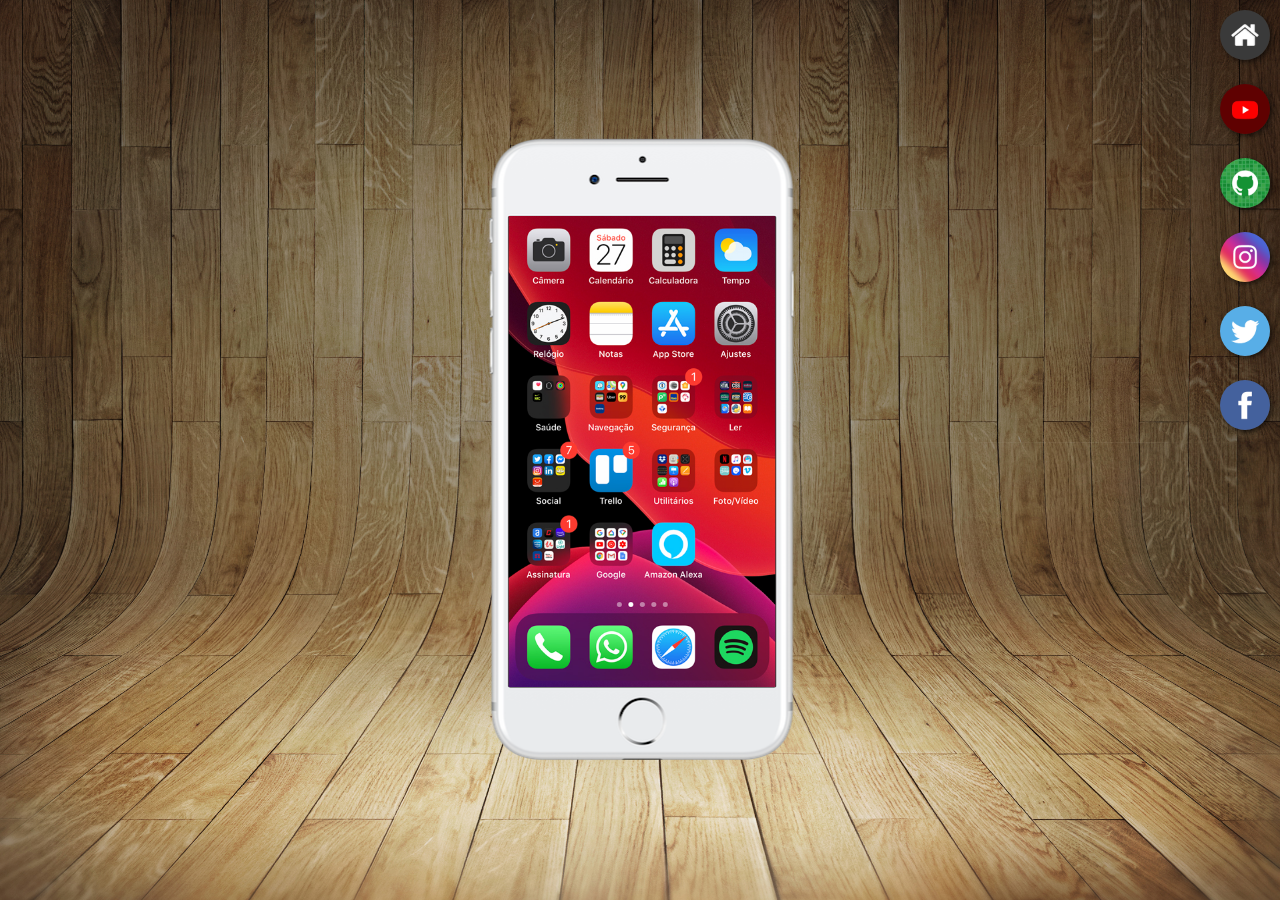
<file: index.html>
<!DOCTYPE html>
<html lang="pt-br">
<head>
    <meta charset="UTF-8">
    <meta http-equiv="X-UA-Compatible" content="IE=edge">
    <meta name="viewport" content="width=device-width, initial-scale=1.0">
    <link rel="shortcut icon" href="favicon.ico" type="image/x-icon">
    <link rel="stylesheet" href="estilos/style.css">
    <title>Projectus</title>
</head>
<body>
    <main>
        <section id="telefone">
            <iframe src="home.html" name="tela" id="tela" frameborder="0">
                ERRO
            </iframe>
        </section>
        <section id="sociais">
            <a href="home.html" target="tela"><img src="pacote-d013/imagens/logo-home.jpg" alt="Home"></a><br>

            <a href="youtube.html" target="tela"><img src="pacote-d013/imagens/logo-youtube.jpg" alt="YouTube"></a><br>

            <a href="github.html" target="tela"><img src="pacote-d013/imagens/logo-github.jpg" alt="GitHub"></a><br>

            <a href="instagram.html" target="tela"><img src="pacote-d013/imagens/logo-instagram.jpg" alt="Instagram"></a><br>

            <a href="twitter.html" target="tela"><img src="pacote-d013/imagens/logo-twitter.jpg" alt="Twitter"></a><br>

            <a href="facebook.html" target="tela"><img src="pacote-d013/imagens/logo-facebook.jpg" alt="Facebook"></a>
        </section>
    </main>
</body>
</html>
</file>
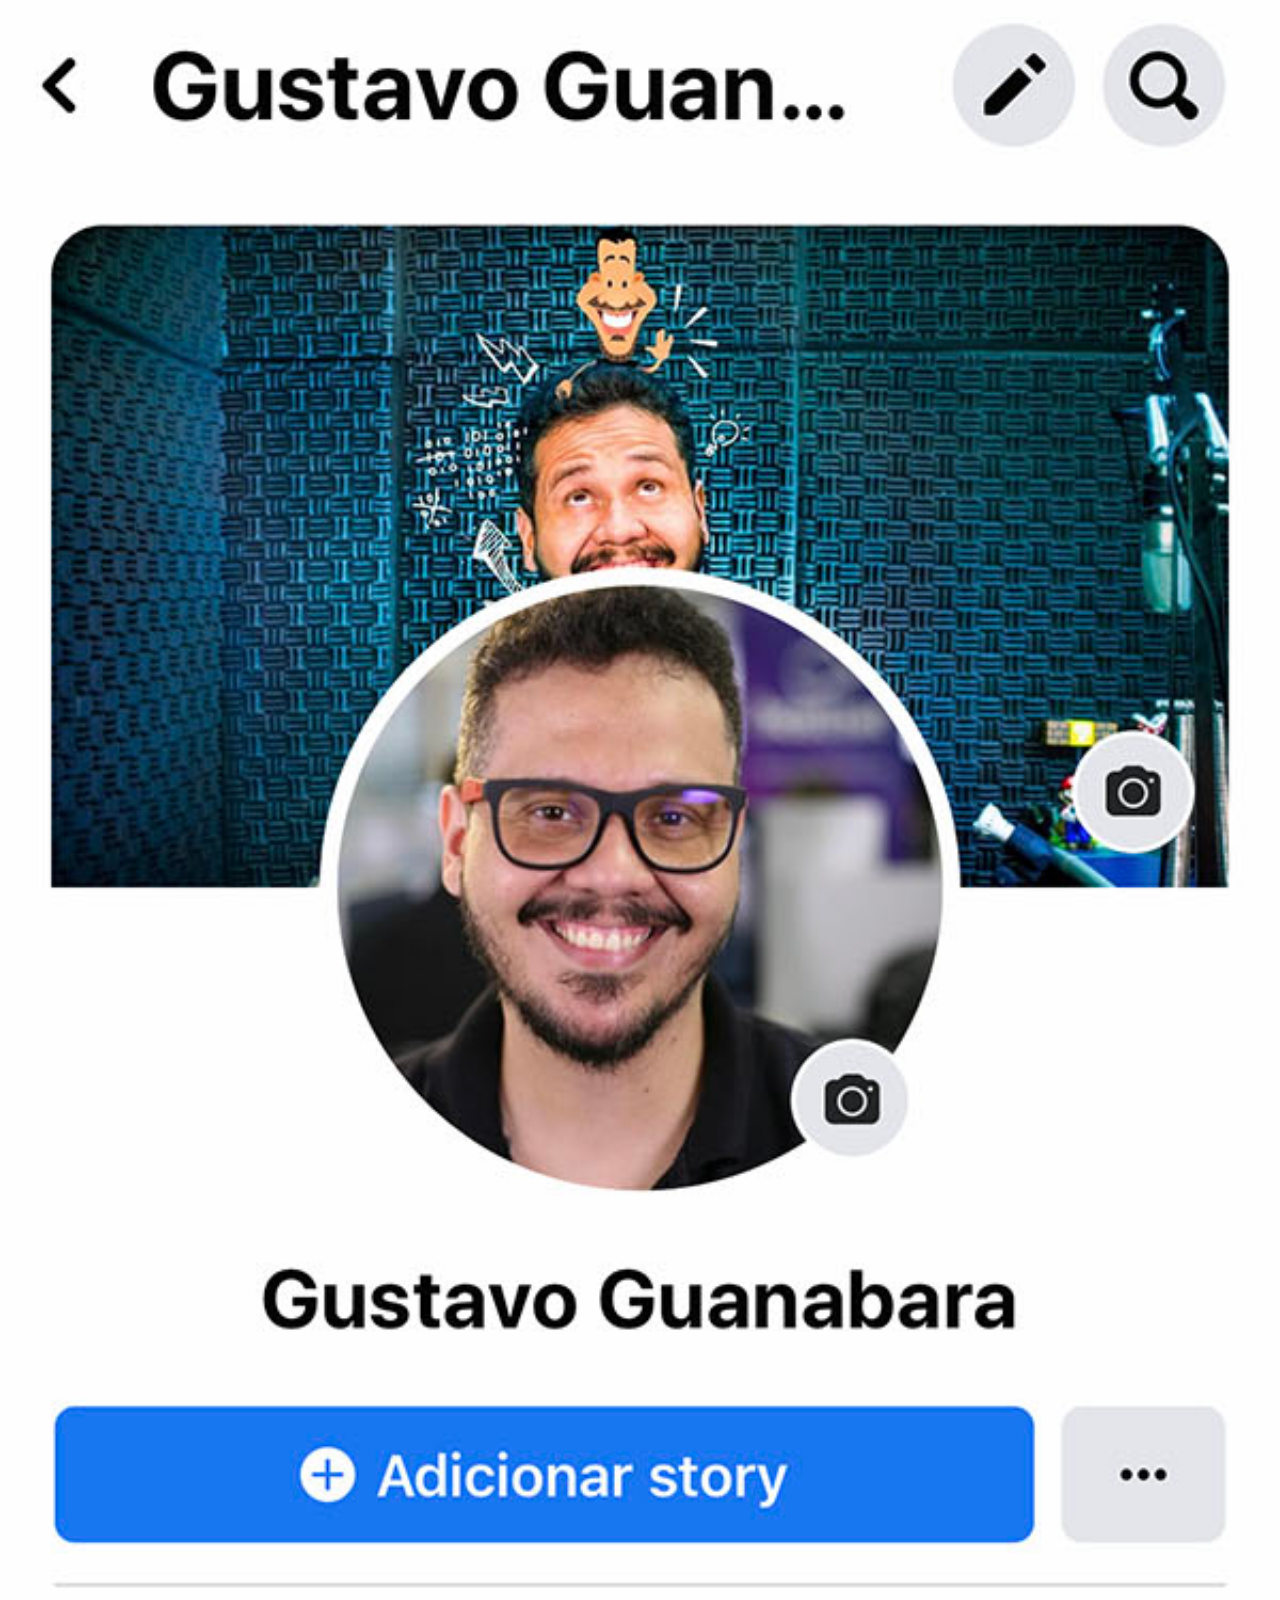
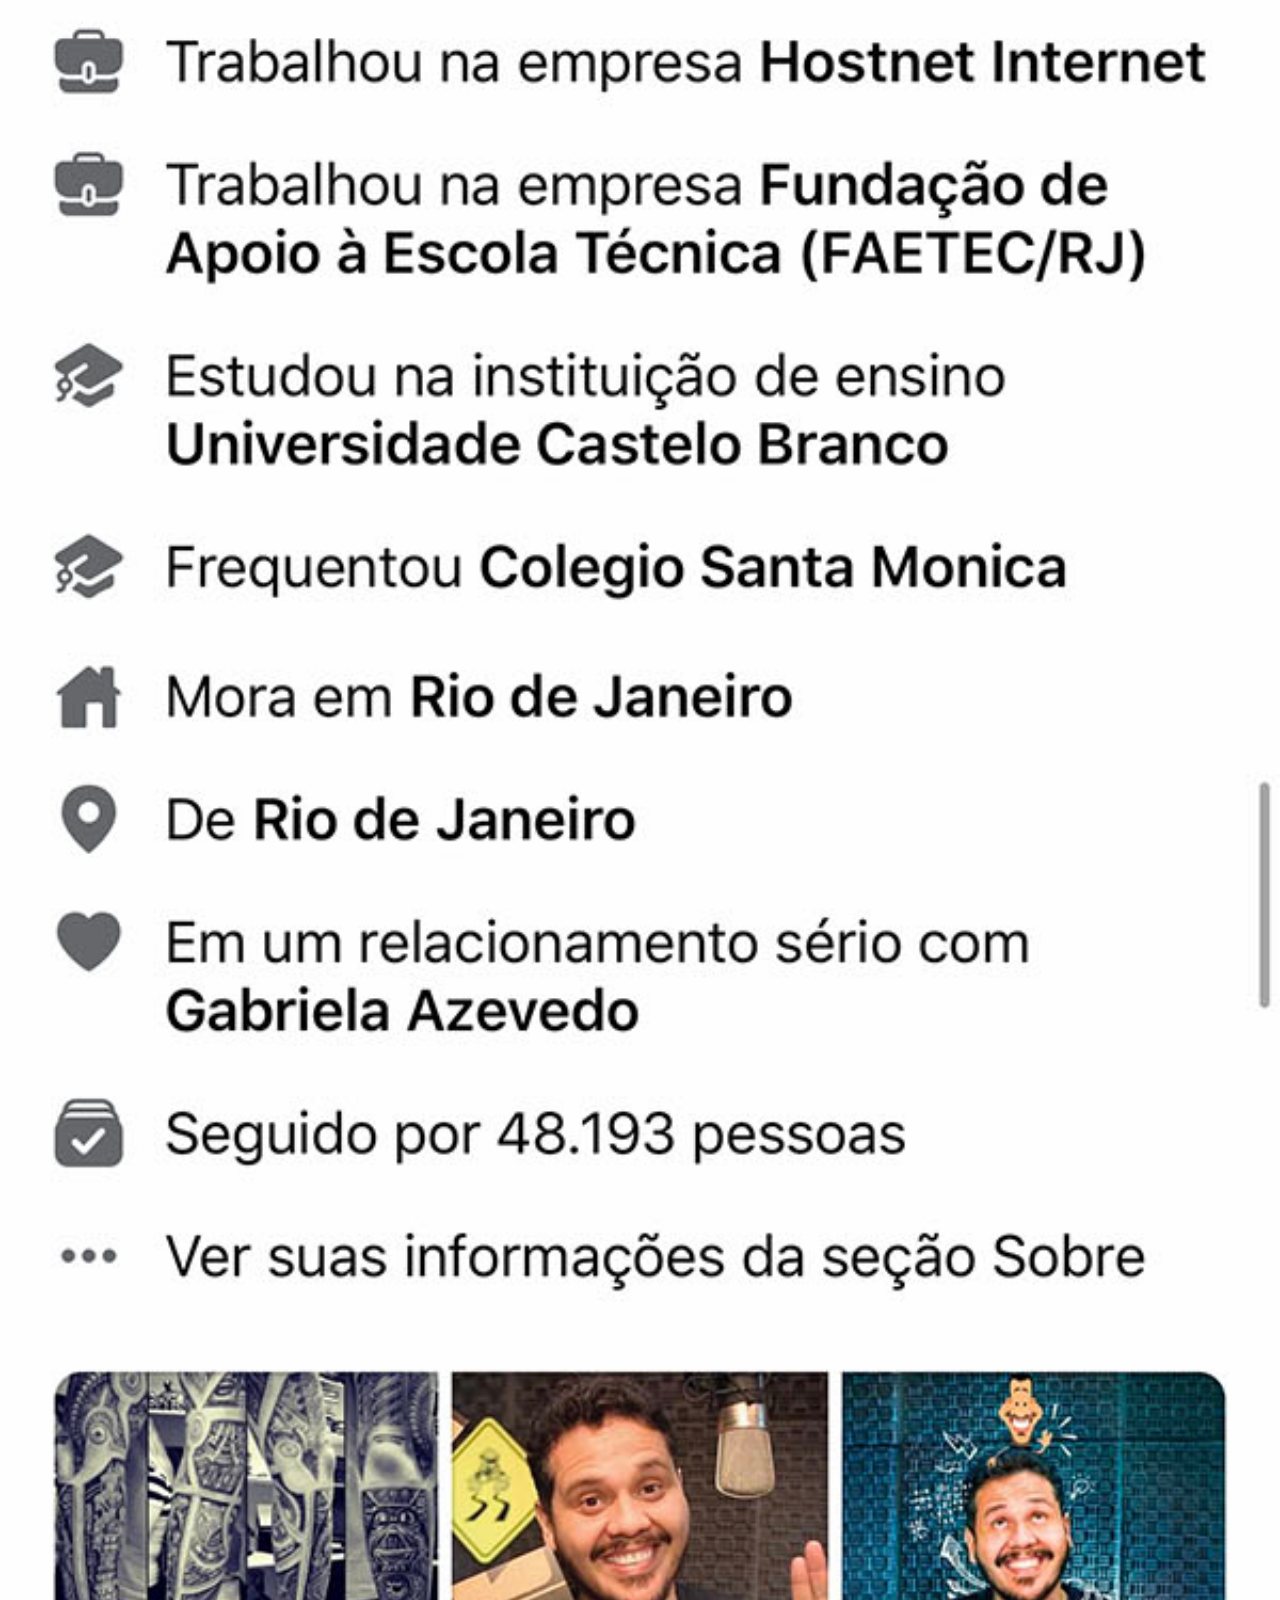
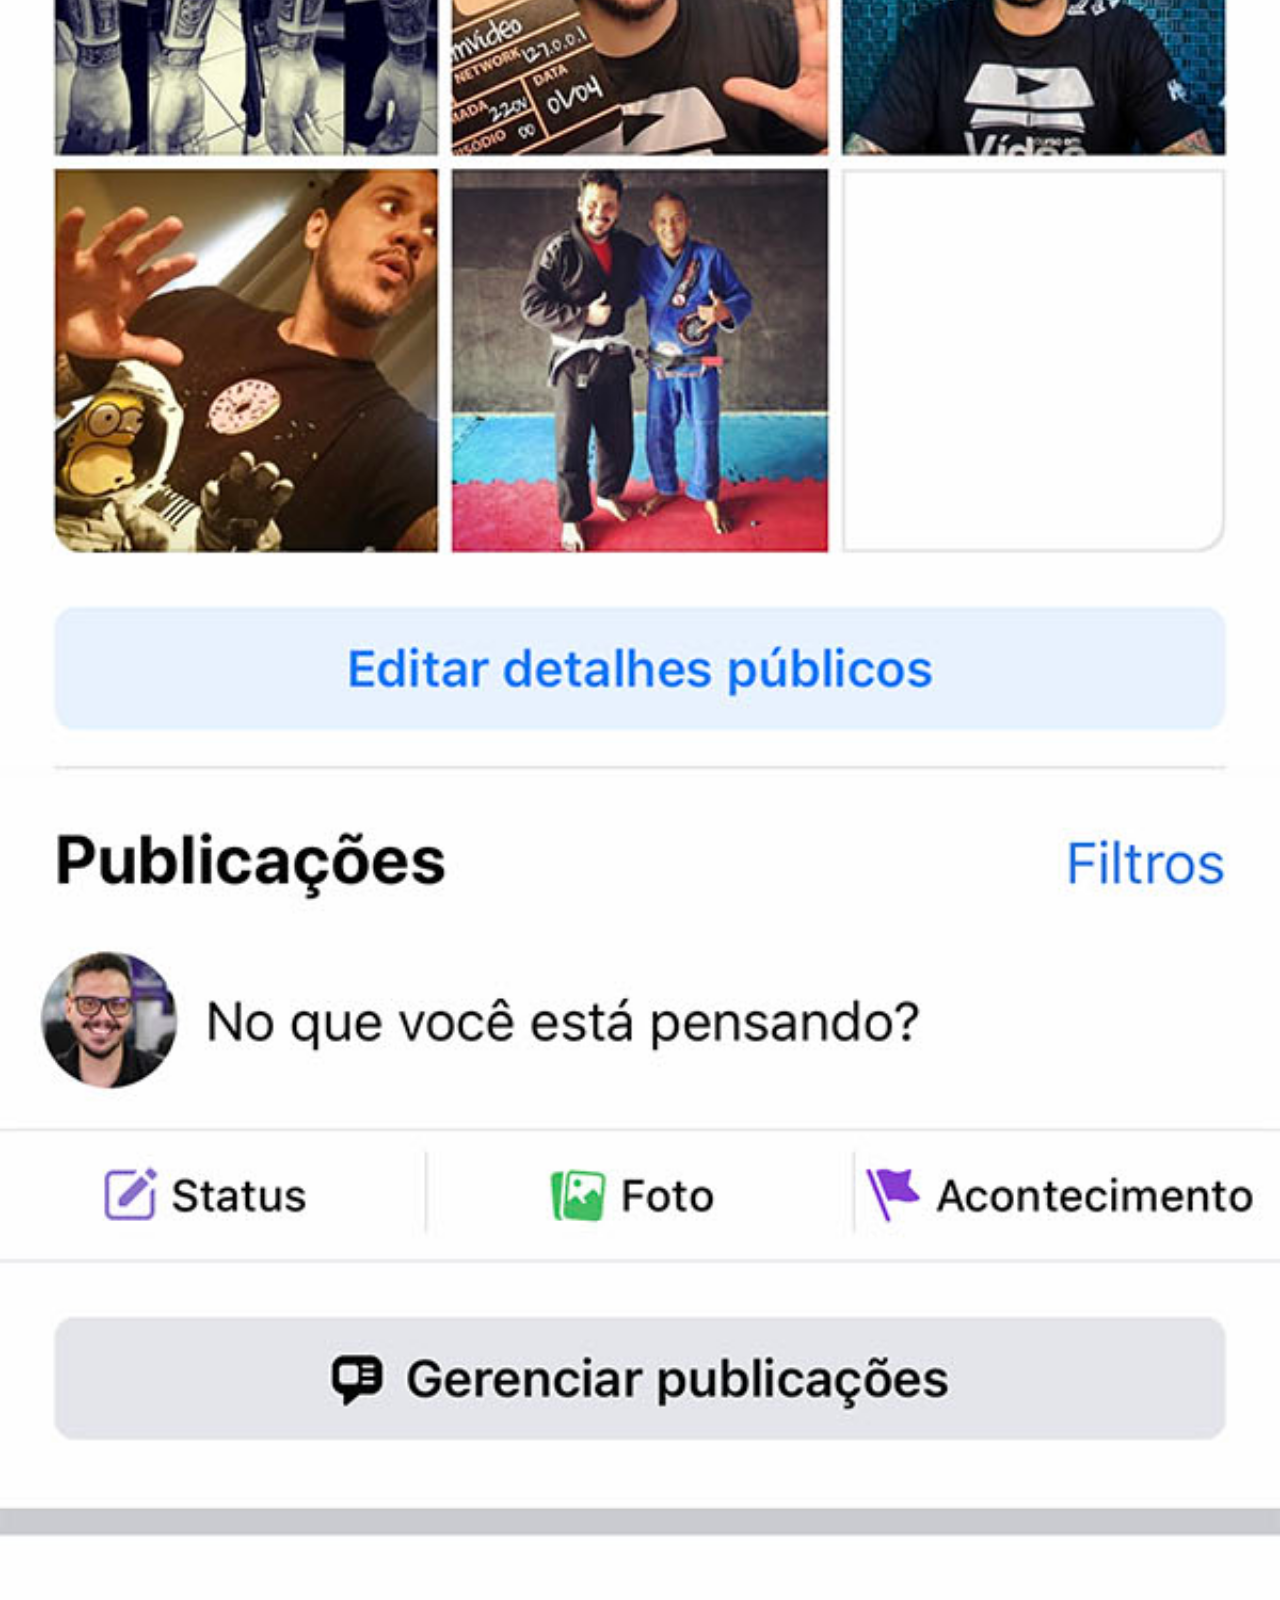
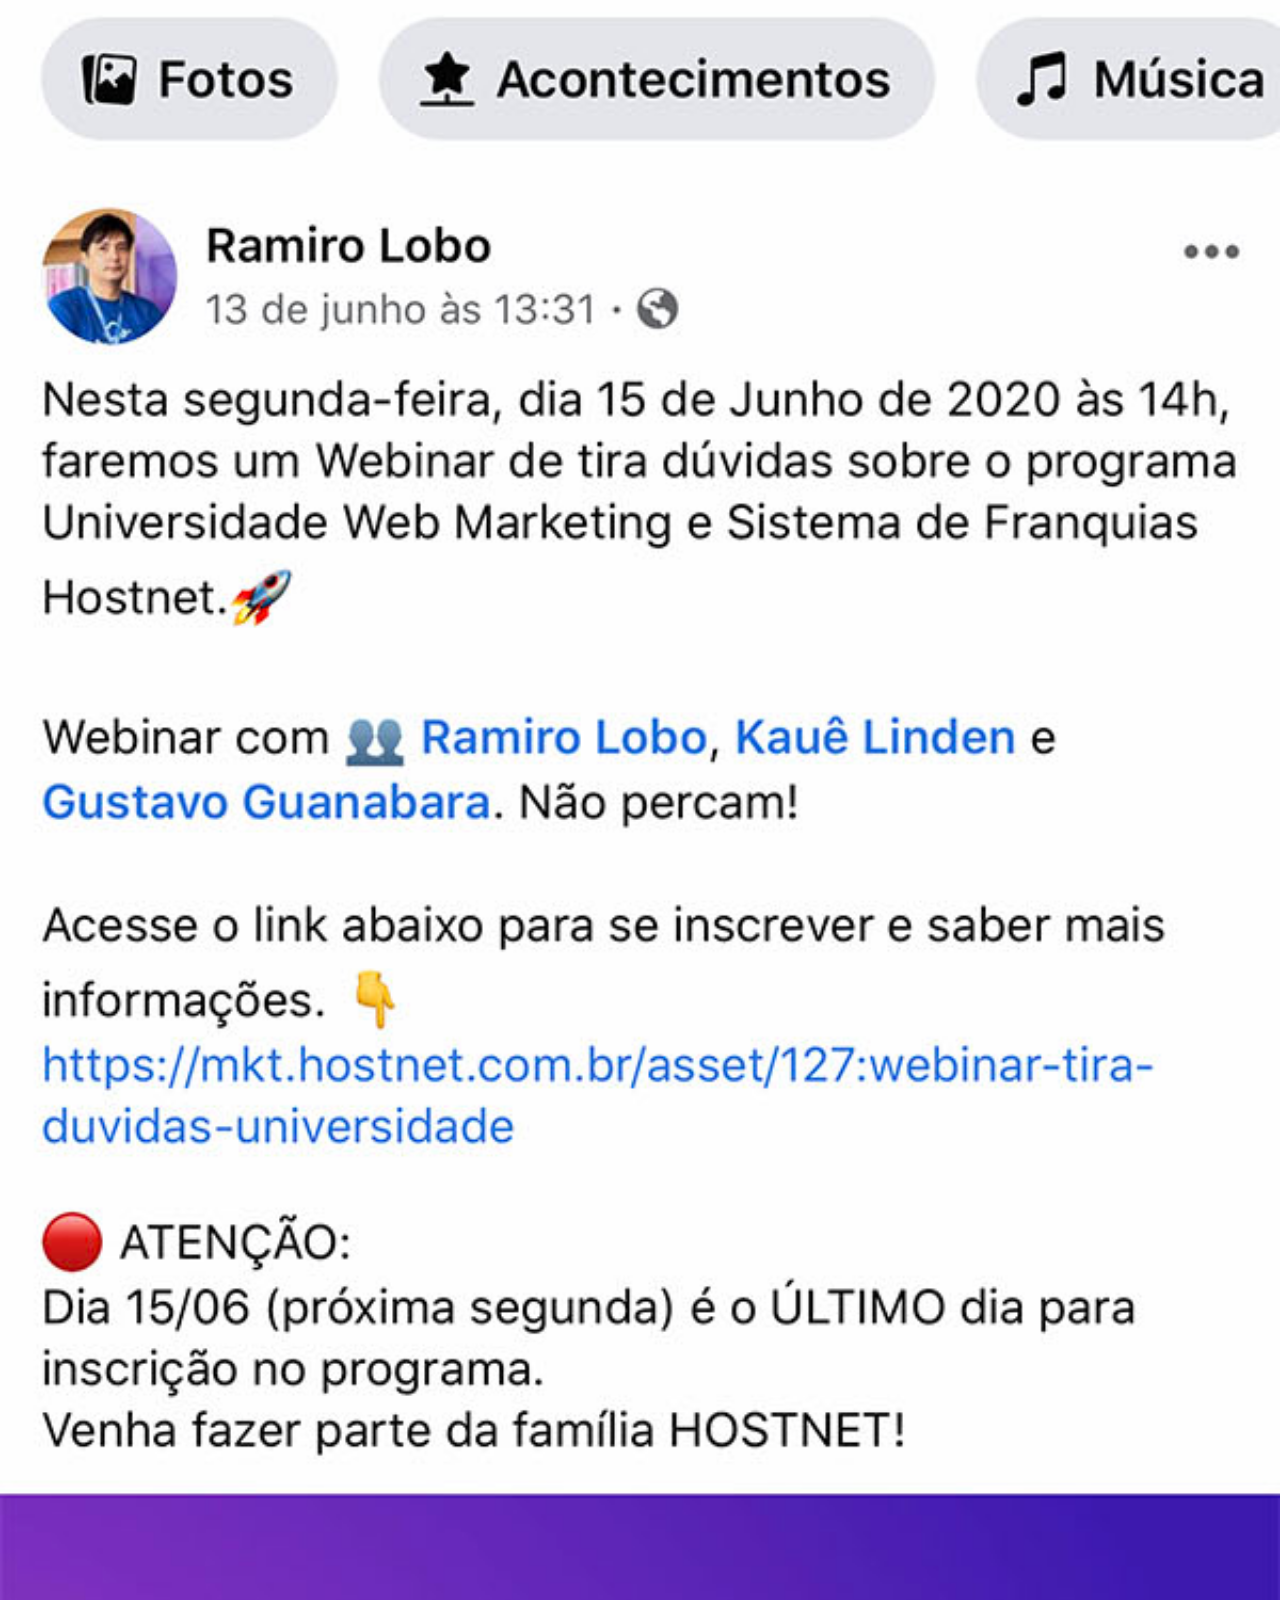
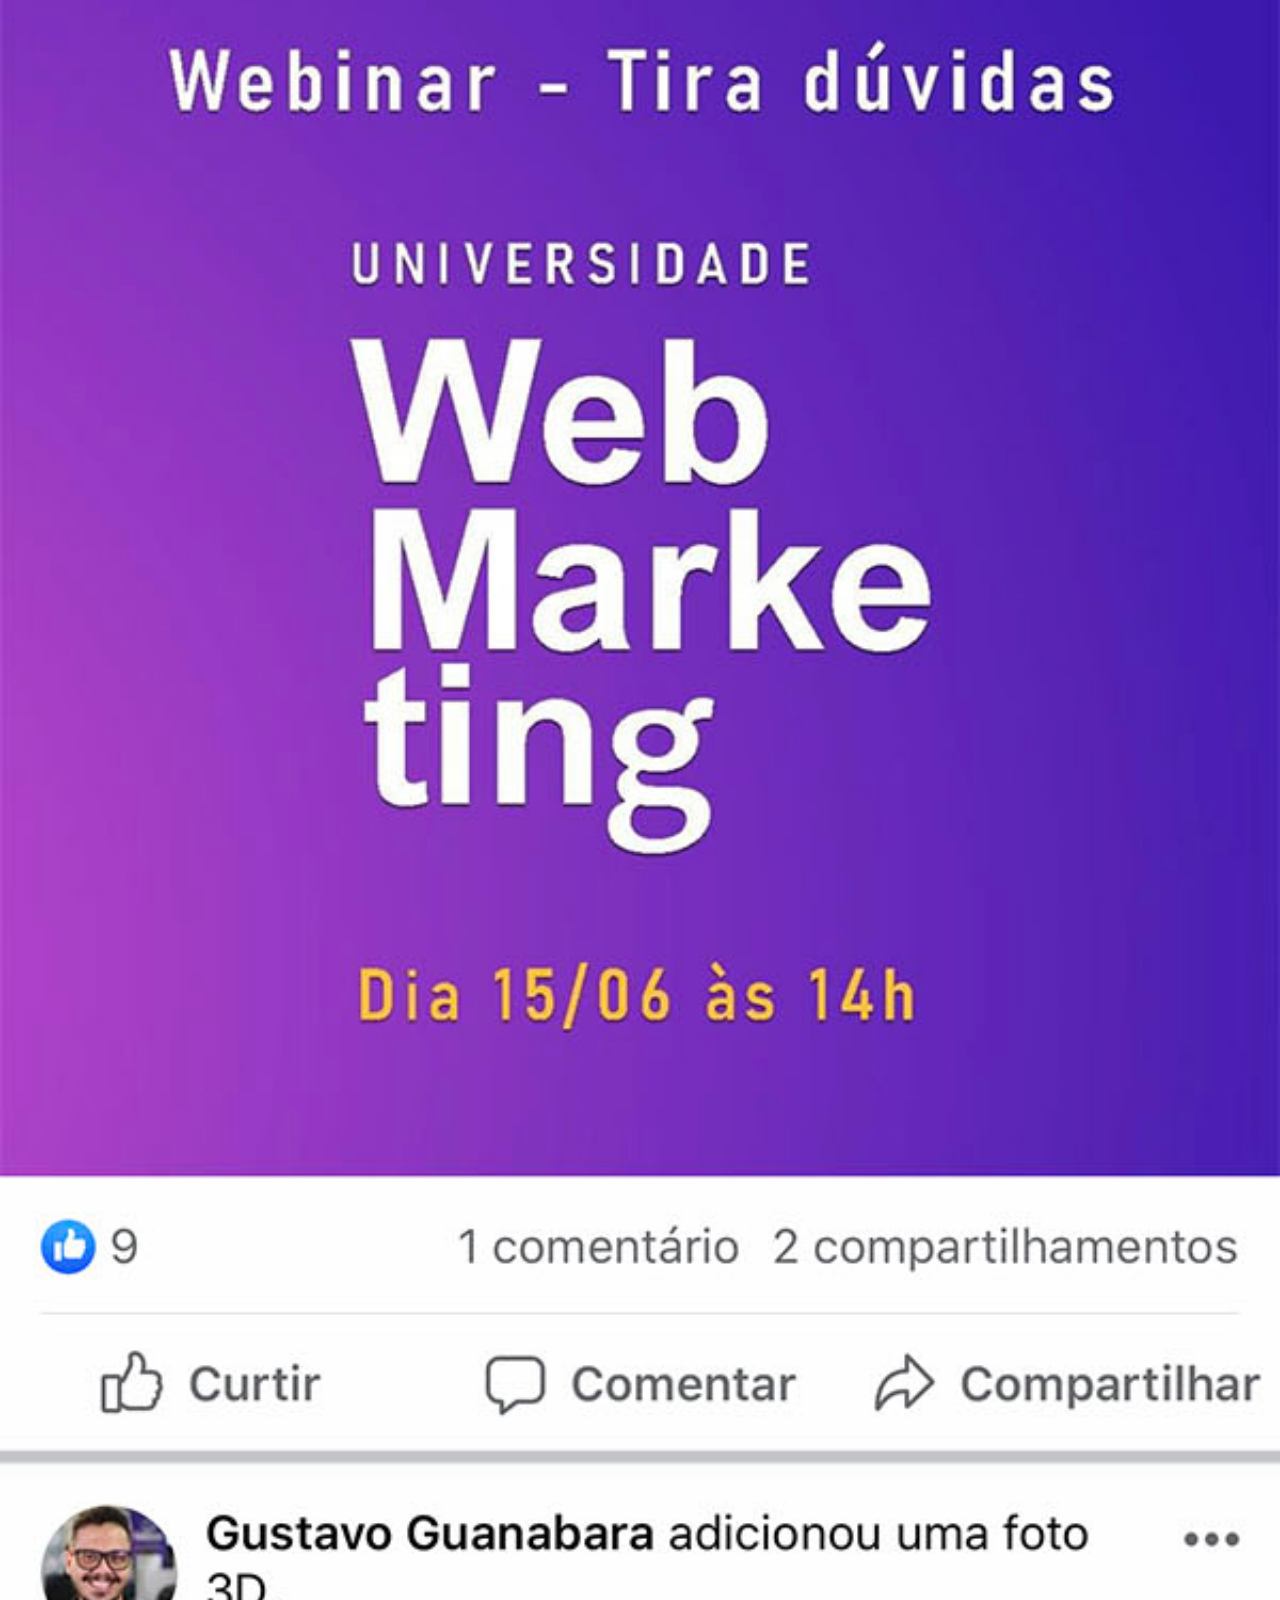
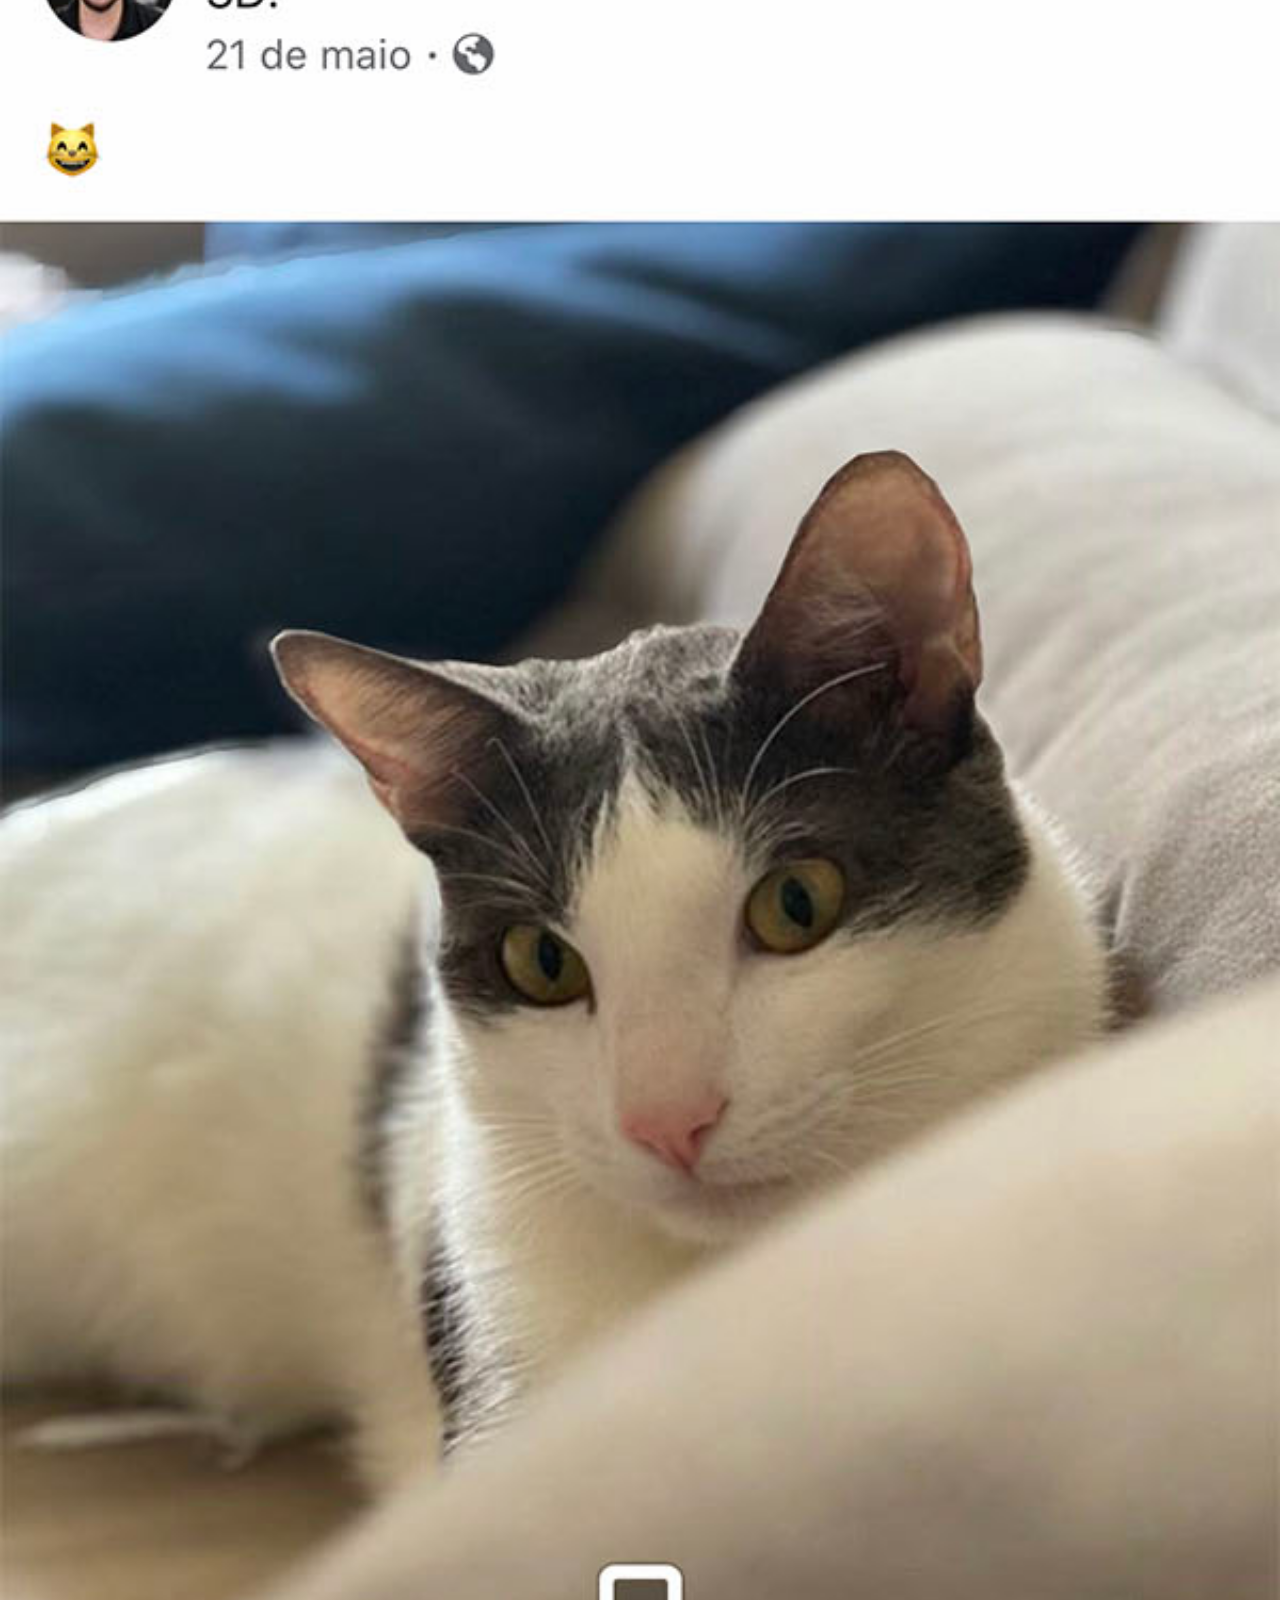
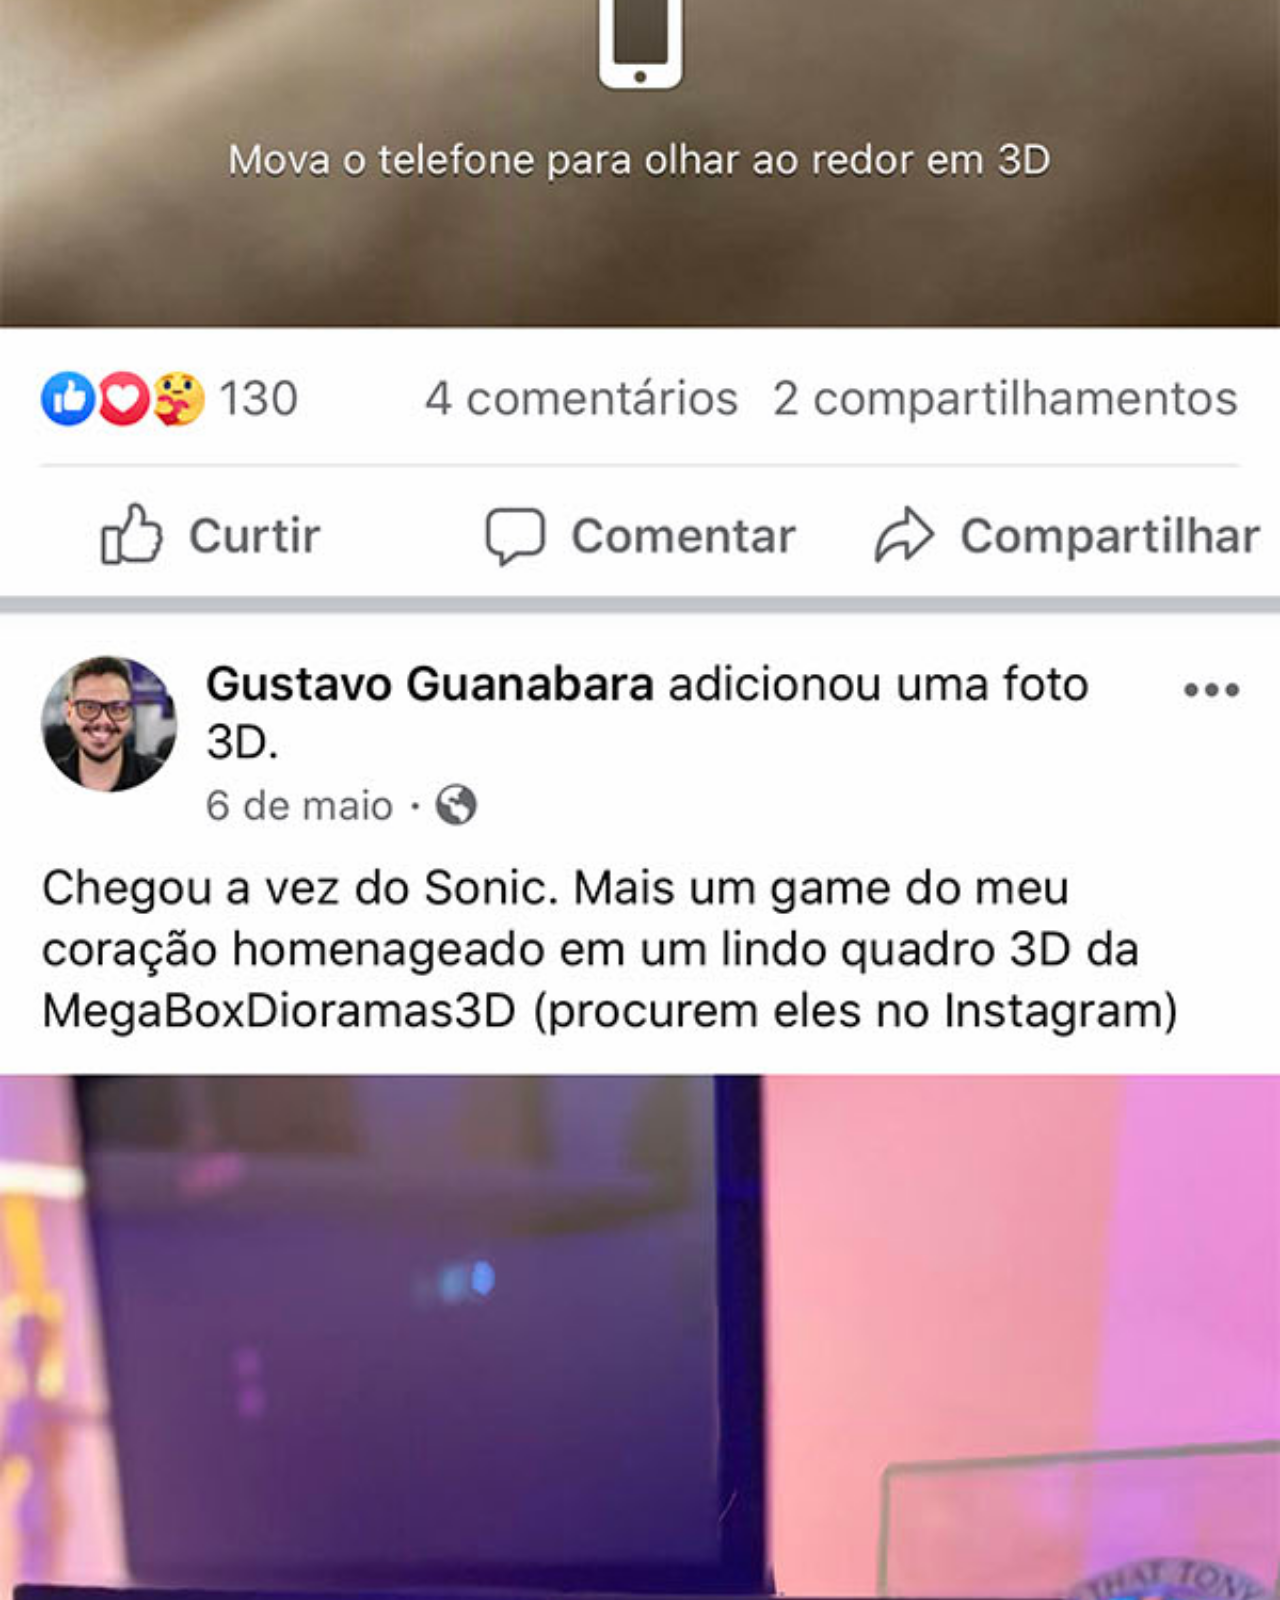
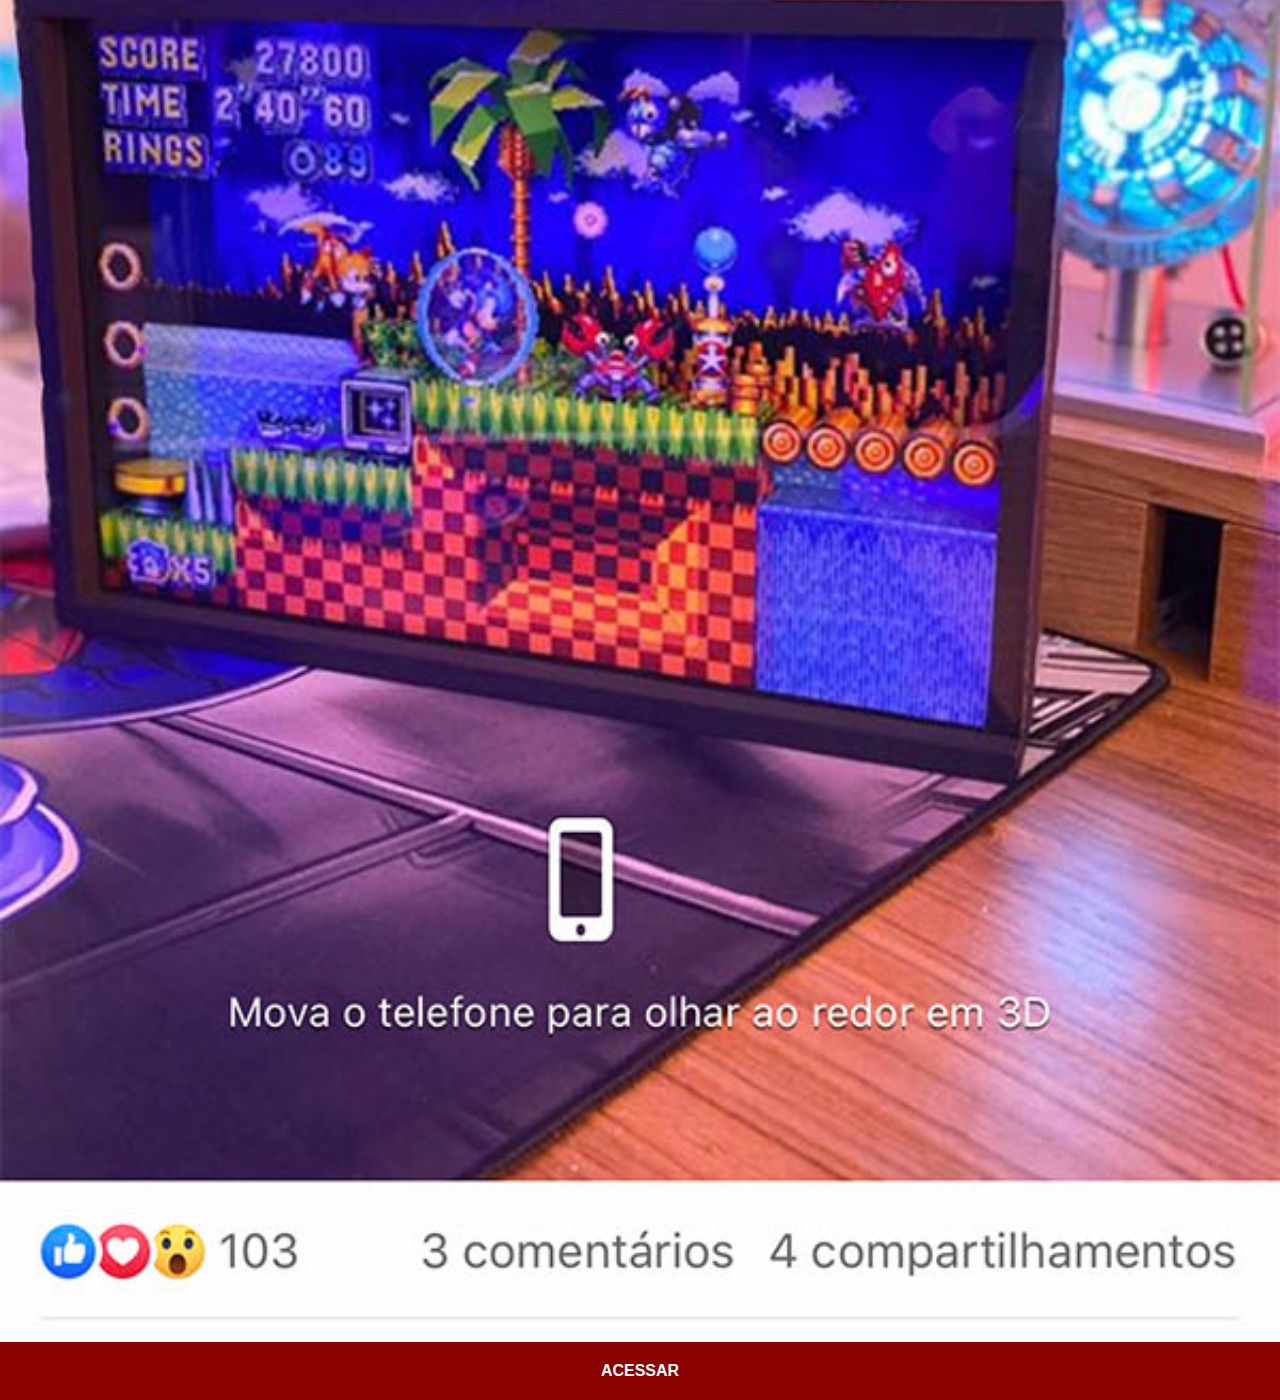
<file: facebook.html>
<!DOCTYPE html>
<html lang="pt-br">
<head>
    <meta charset="UTF-8">
    <meta http-equiv="X-UA-Compatible" content="IE=edge">
    <meta name="viewport" content="width=device-width, initial-scale=1.0">
    <title>Facebook</title>
    <link rel="stylesheet" href="estilos/sociais.css">
</head>
<body>
    <img src="pacote-d013/imagens/tela-facebook.jpg" alt="Facebook">
    <a href="https://pt-br.facebook.com/gustavoguanabara" target="_blank">ACESSAR</a>
</body>
</html>
</file>
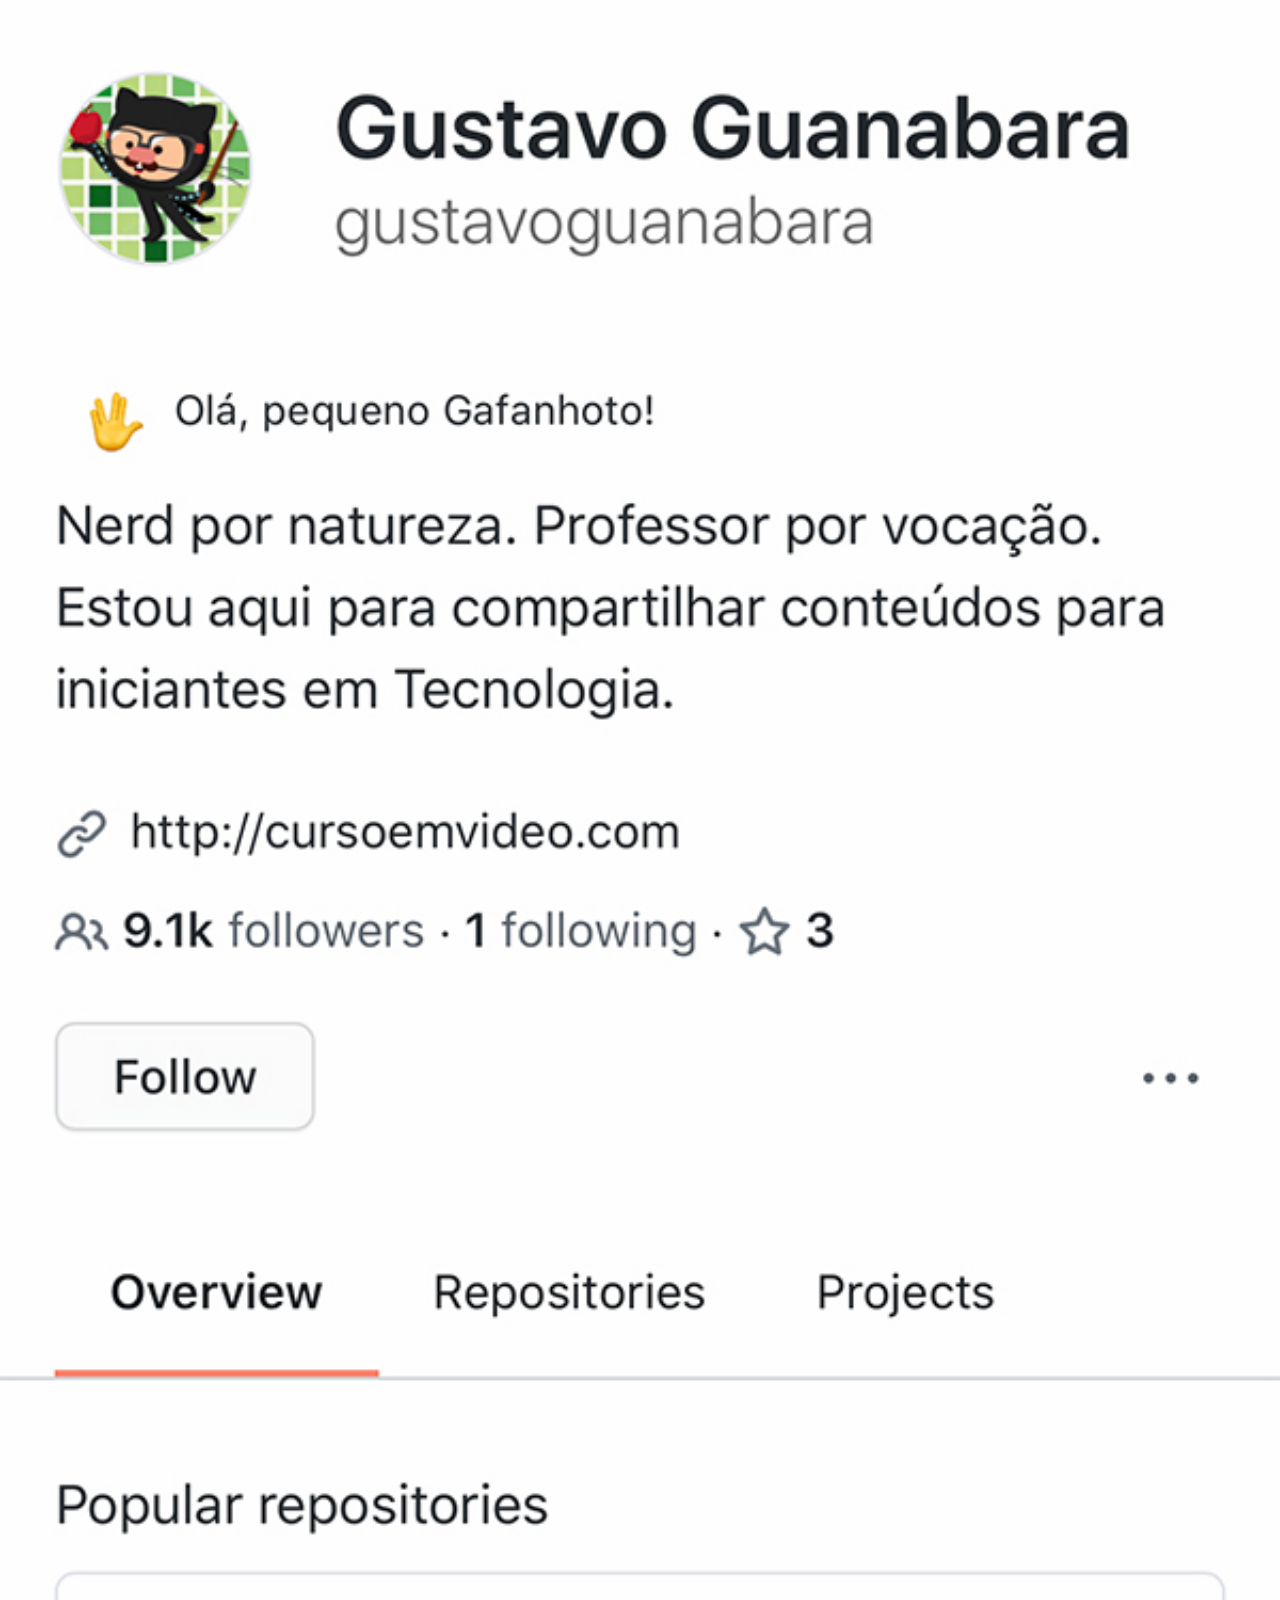
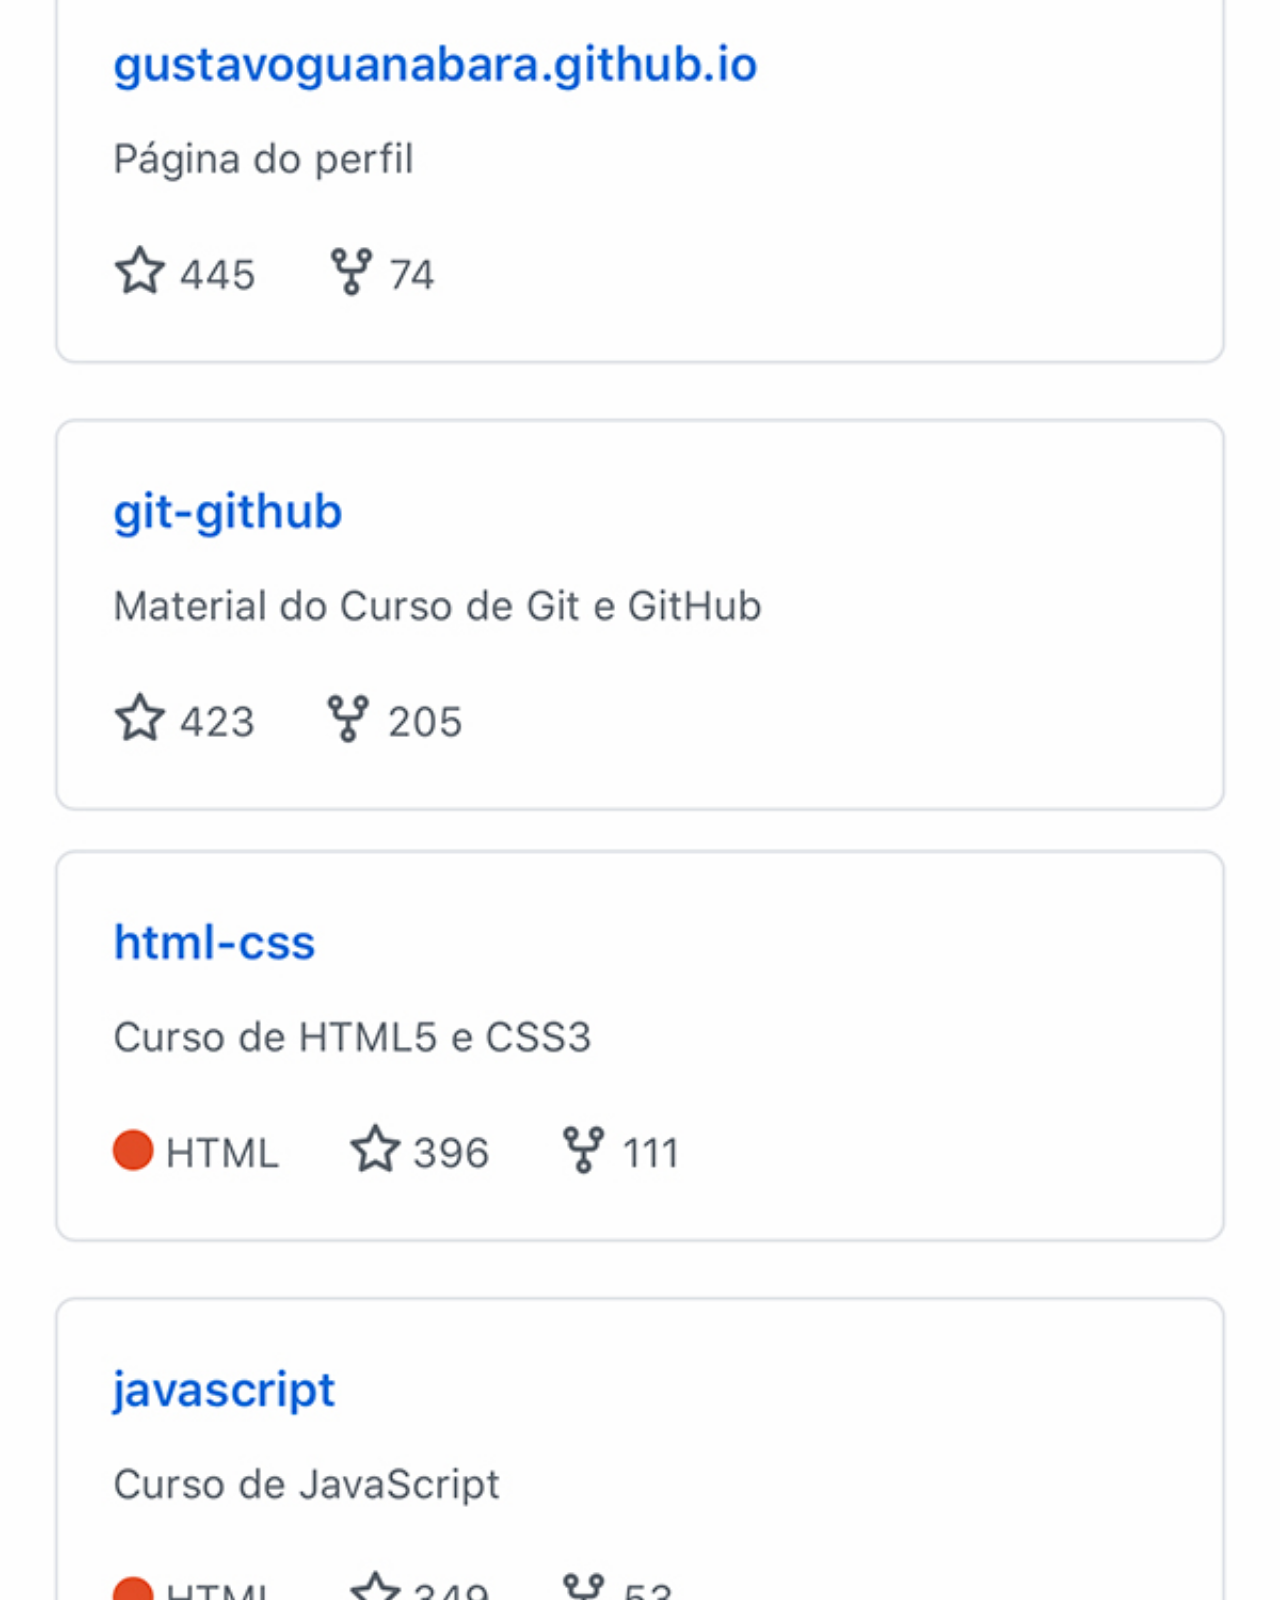
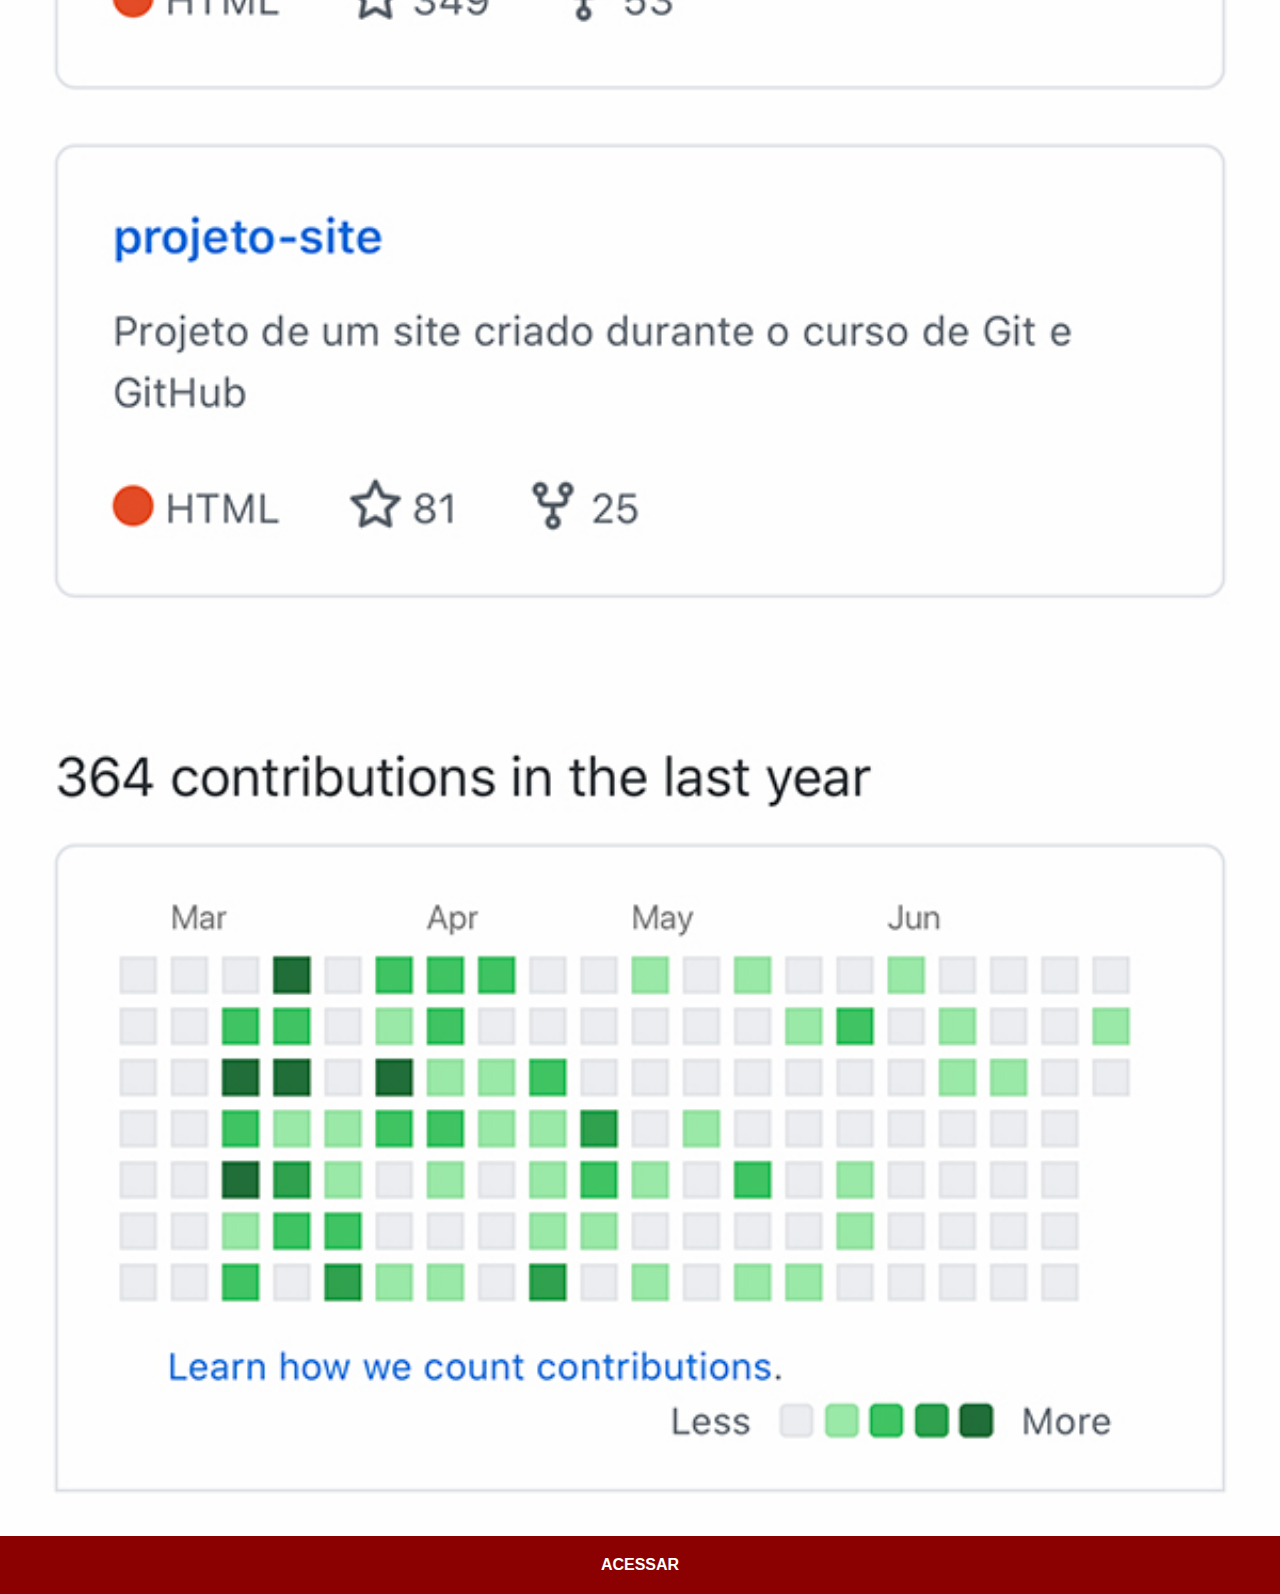
<file: github.html>
<!DOCTYPE html>
<html lang="pt-br">
<head>
    <meta charset="UTF-8">
    <meta http-equiv="X-UA-Compatible" content="IE=edge">
    <meta name="viewport" content="width=device-width, initial-scale=1.0">
    <title>GitHub</title>
    <link rel="stylesheet" href="estilos/sociais.css">
</head>
<body>
    <img src="pacote-d013/imagens/tela-github.jpg" alt="Github">
    <a href="https://github.com/gustavoguanabara" target="_blank">ACESSAR</a>
</body>
</html>
</file>
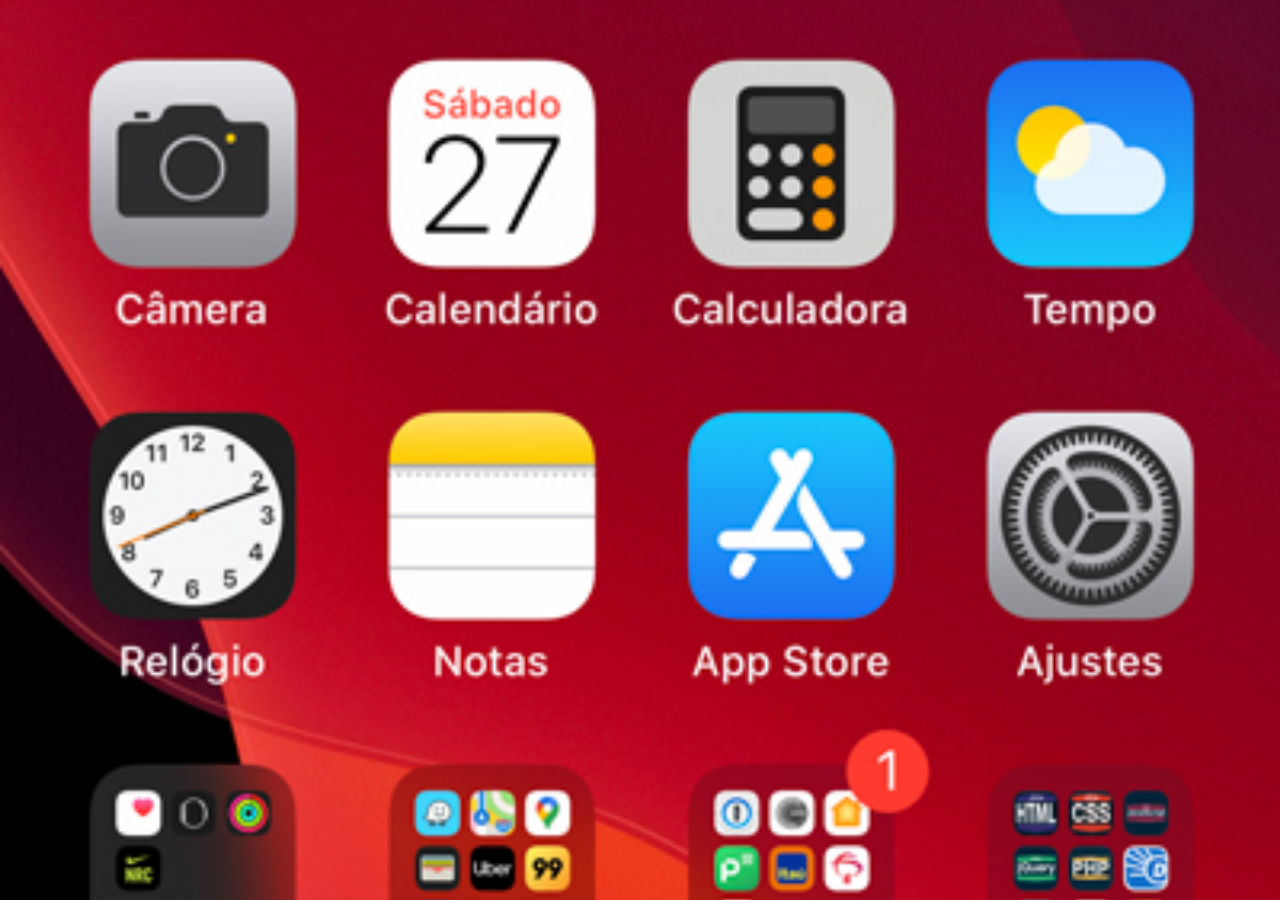
<file: home.html>
<!DOCTYPE html>
<html lang="pt-br">
<head>
    <meta charset="UTF-8">
    <meta http-equiv="X-UA-Compatible" content="IE=edge">
    <meta name="viewport" content="width=device-width, initial-scale=1.0">
    <title>Home do Celular</title>
    <style>
        * {
            margin: 0px;
            padding: 0px;
        }

        body {
            width: 100vw;
            height: 100vh;
            background: black url(pacote-d013/imagens/tela-home.jpg) no-repeat top center;
            background-size: cover;
        }
    </style>
</head>
<body>
    
</body>
</html>
</file>
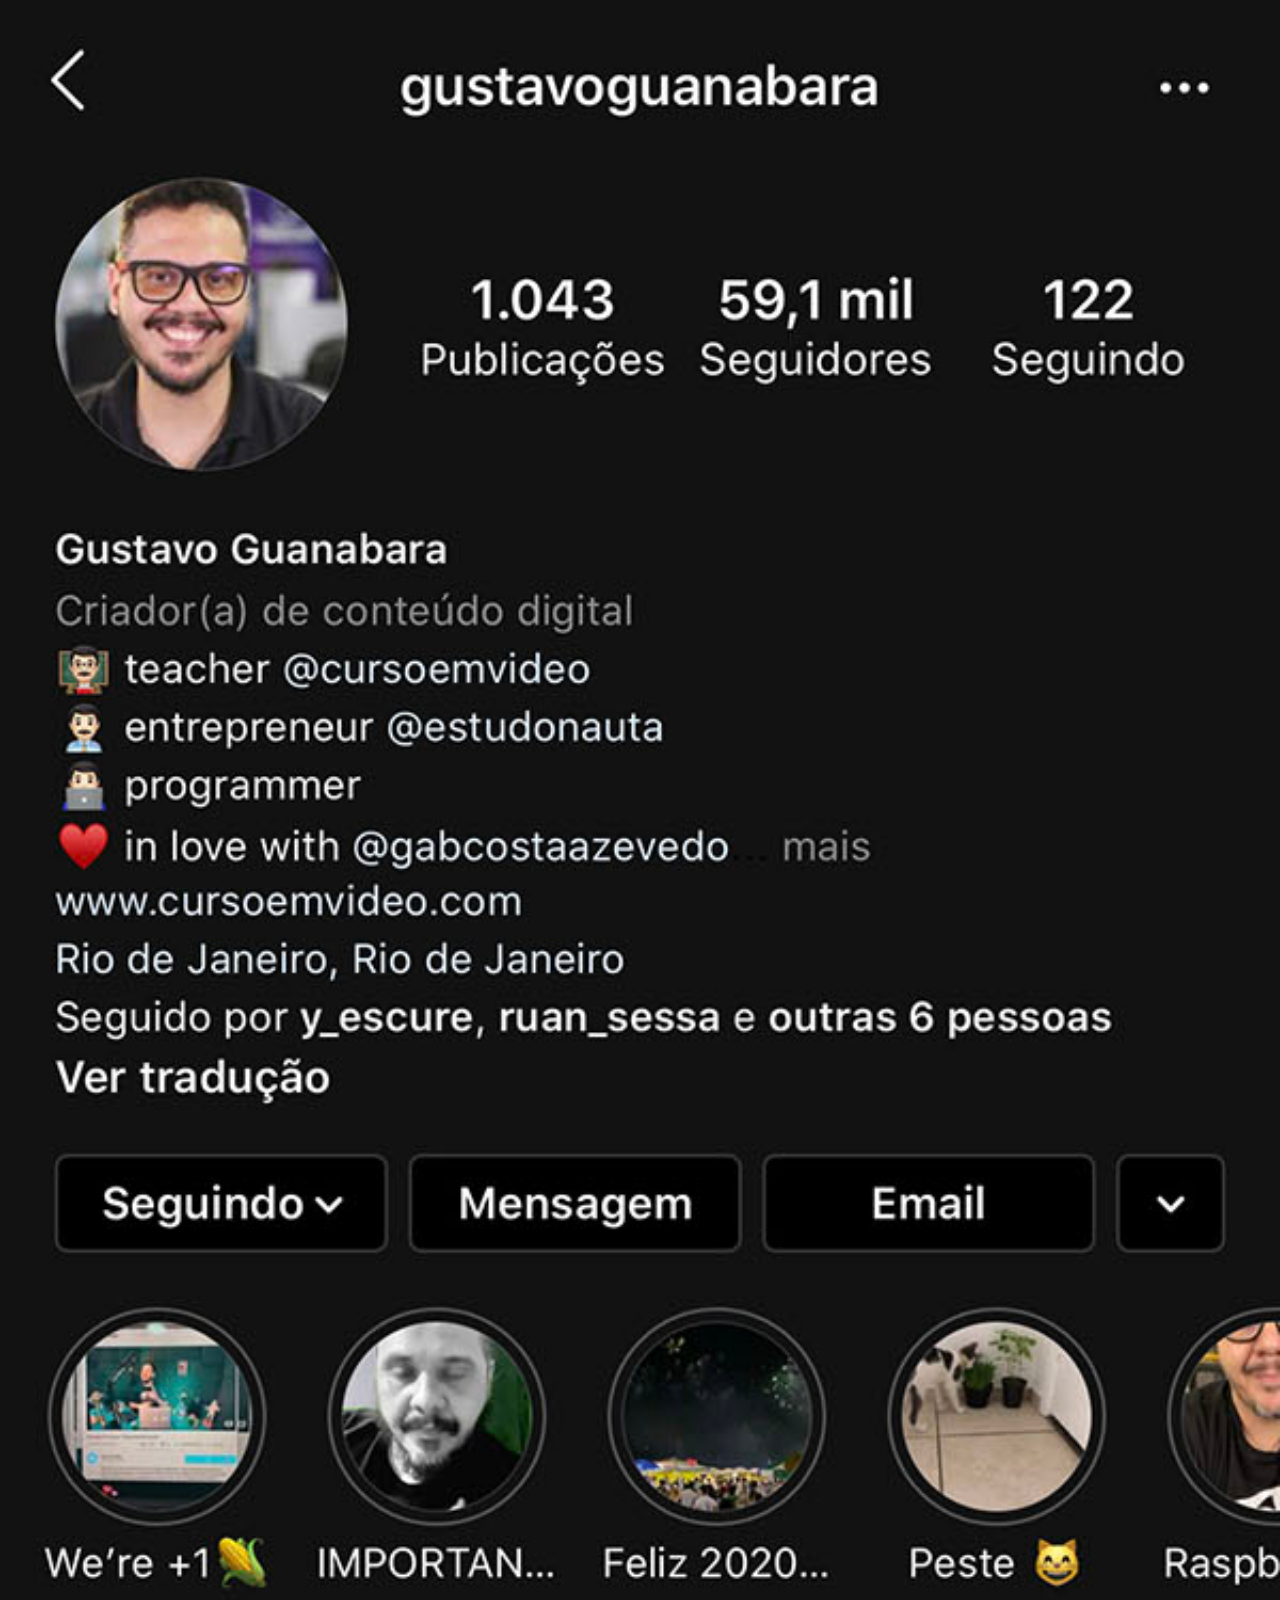
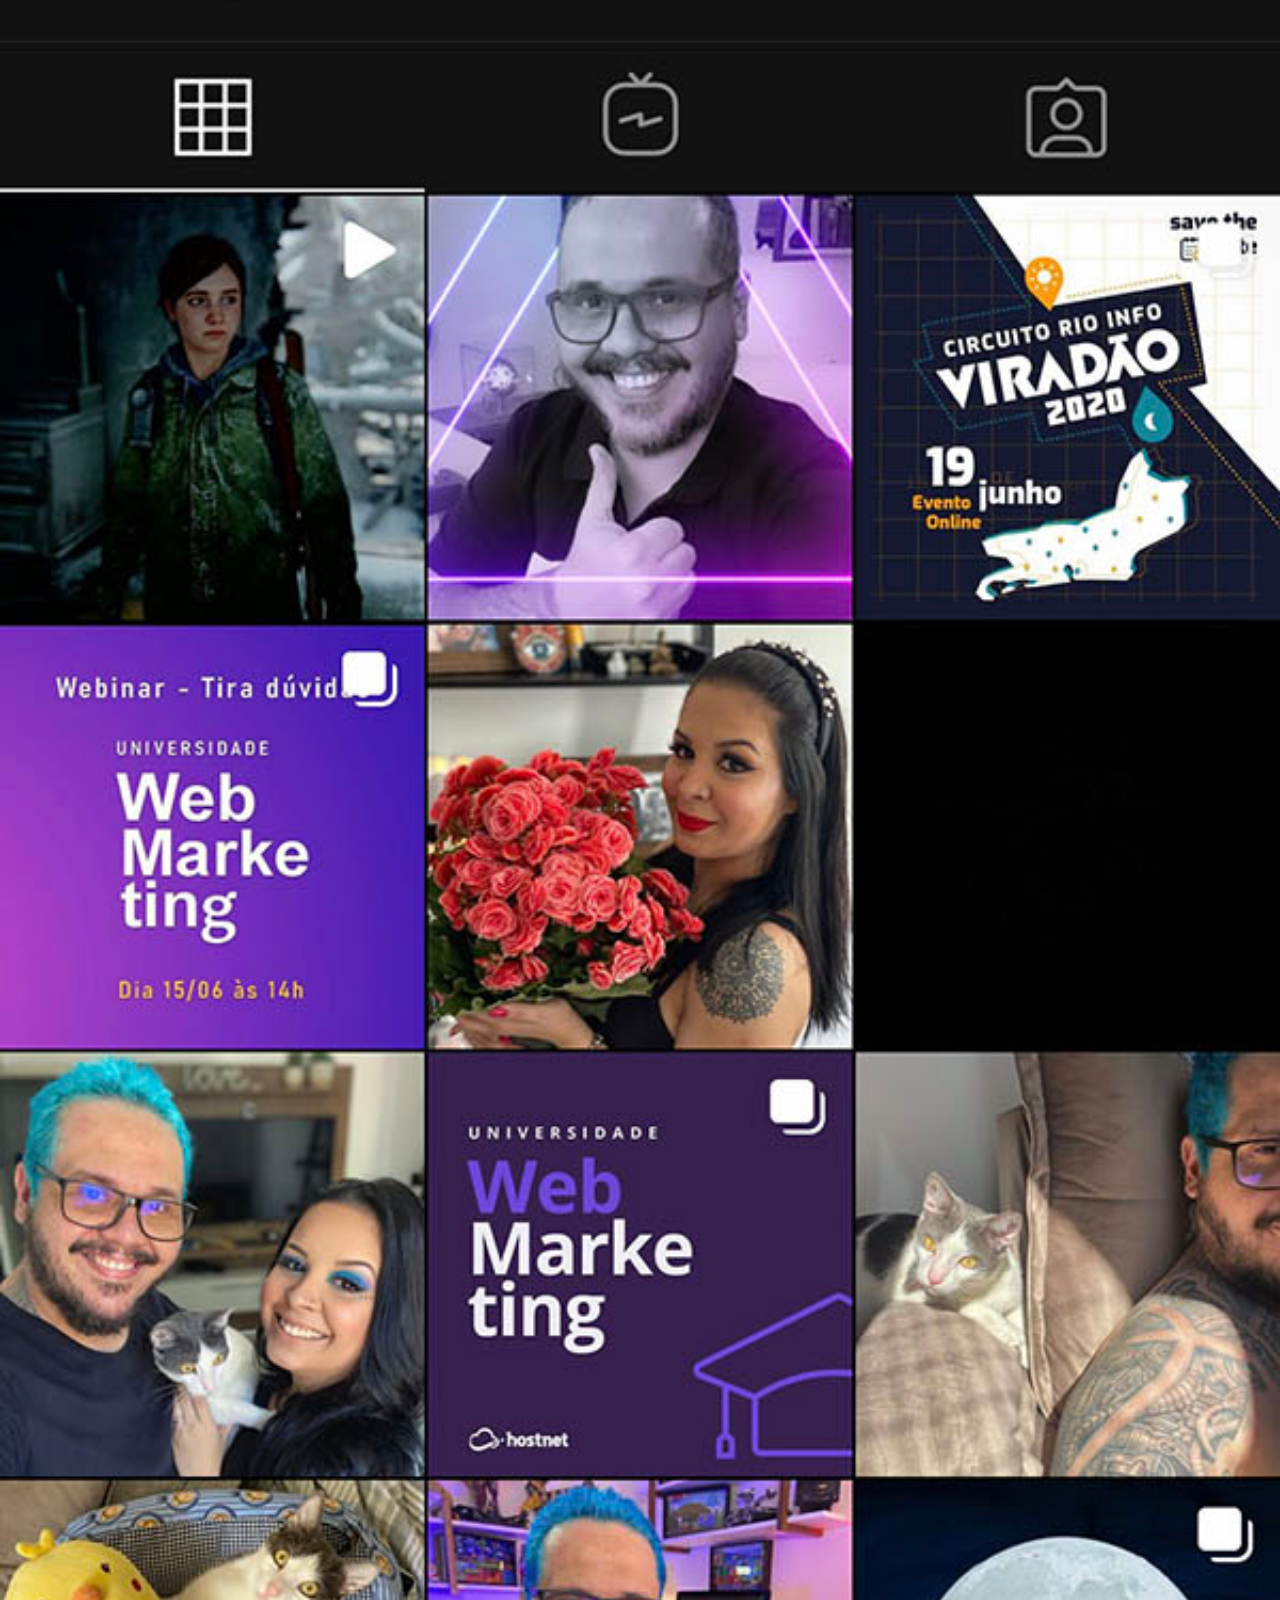
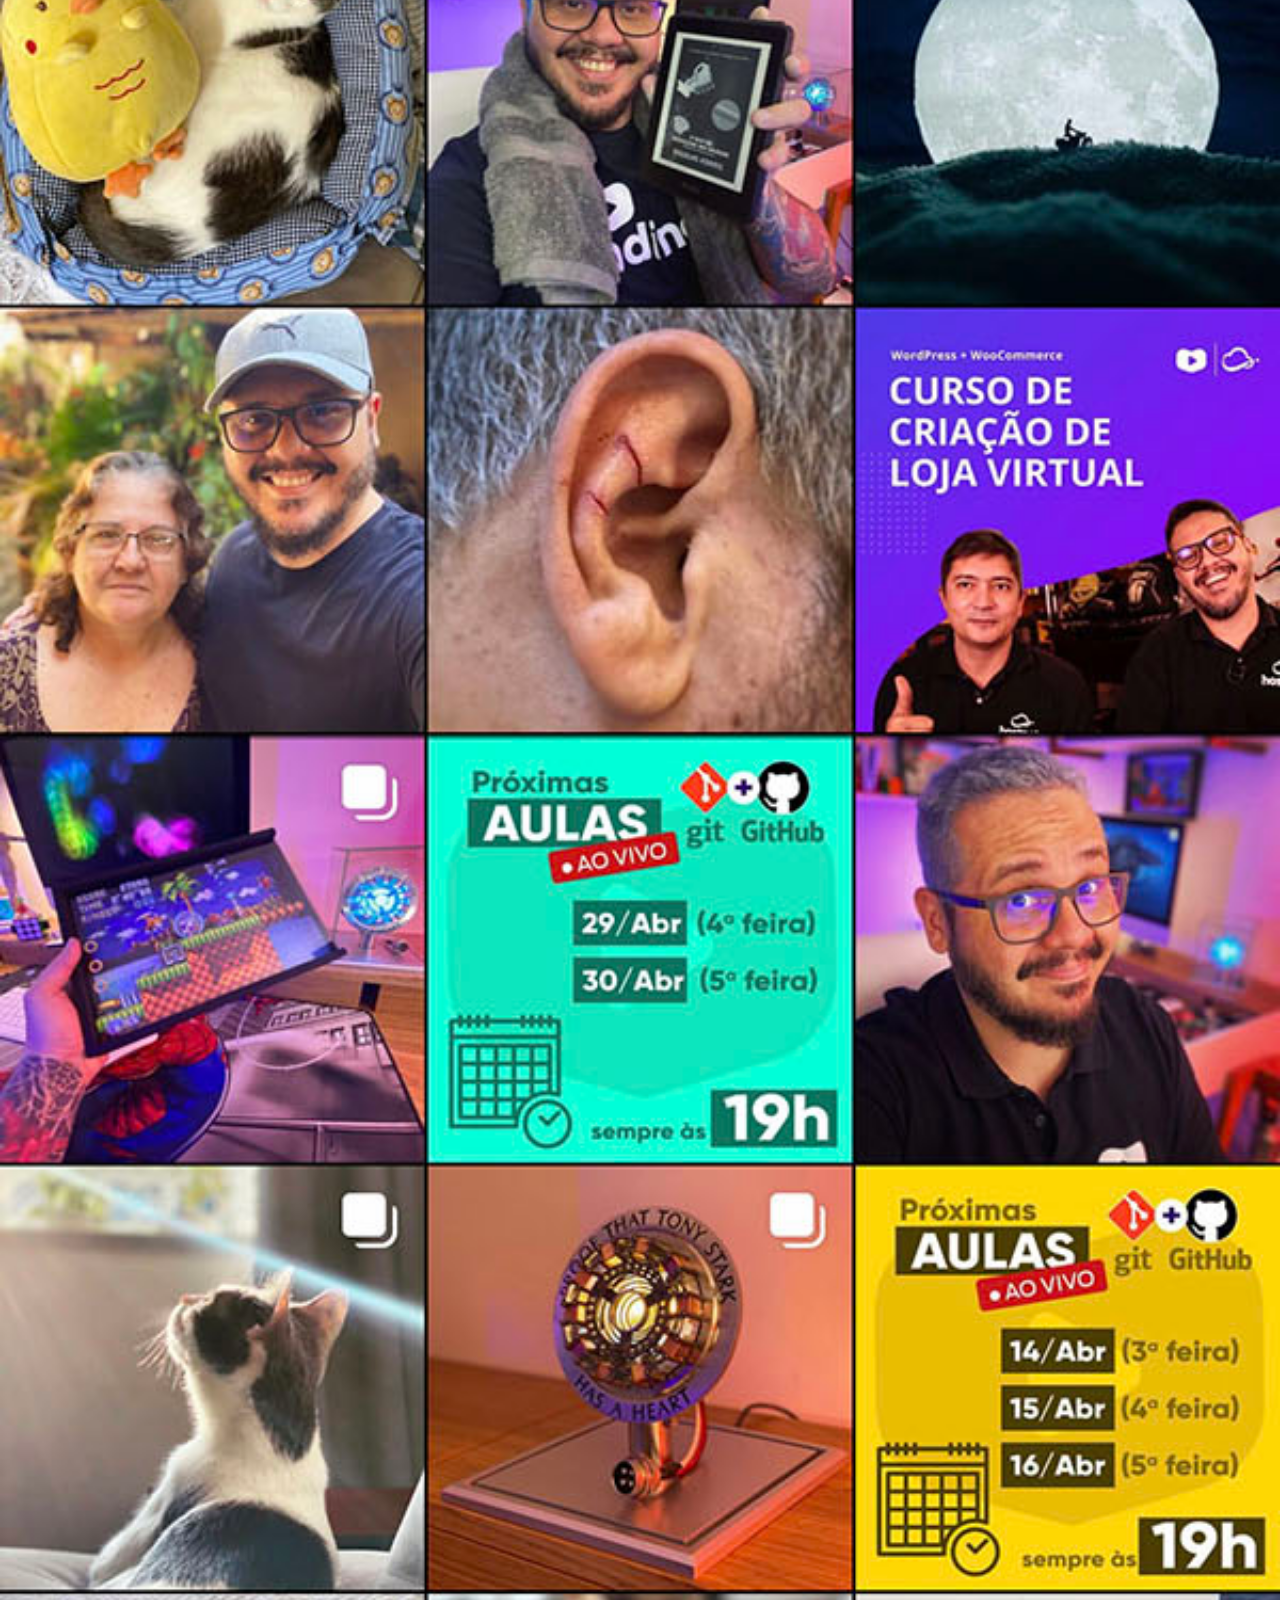
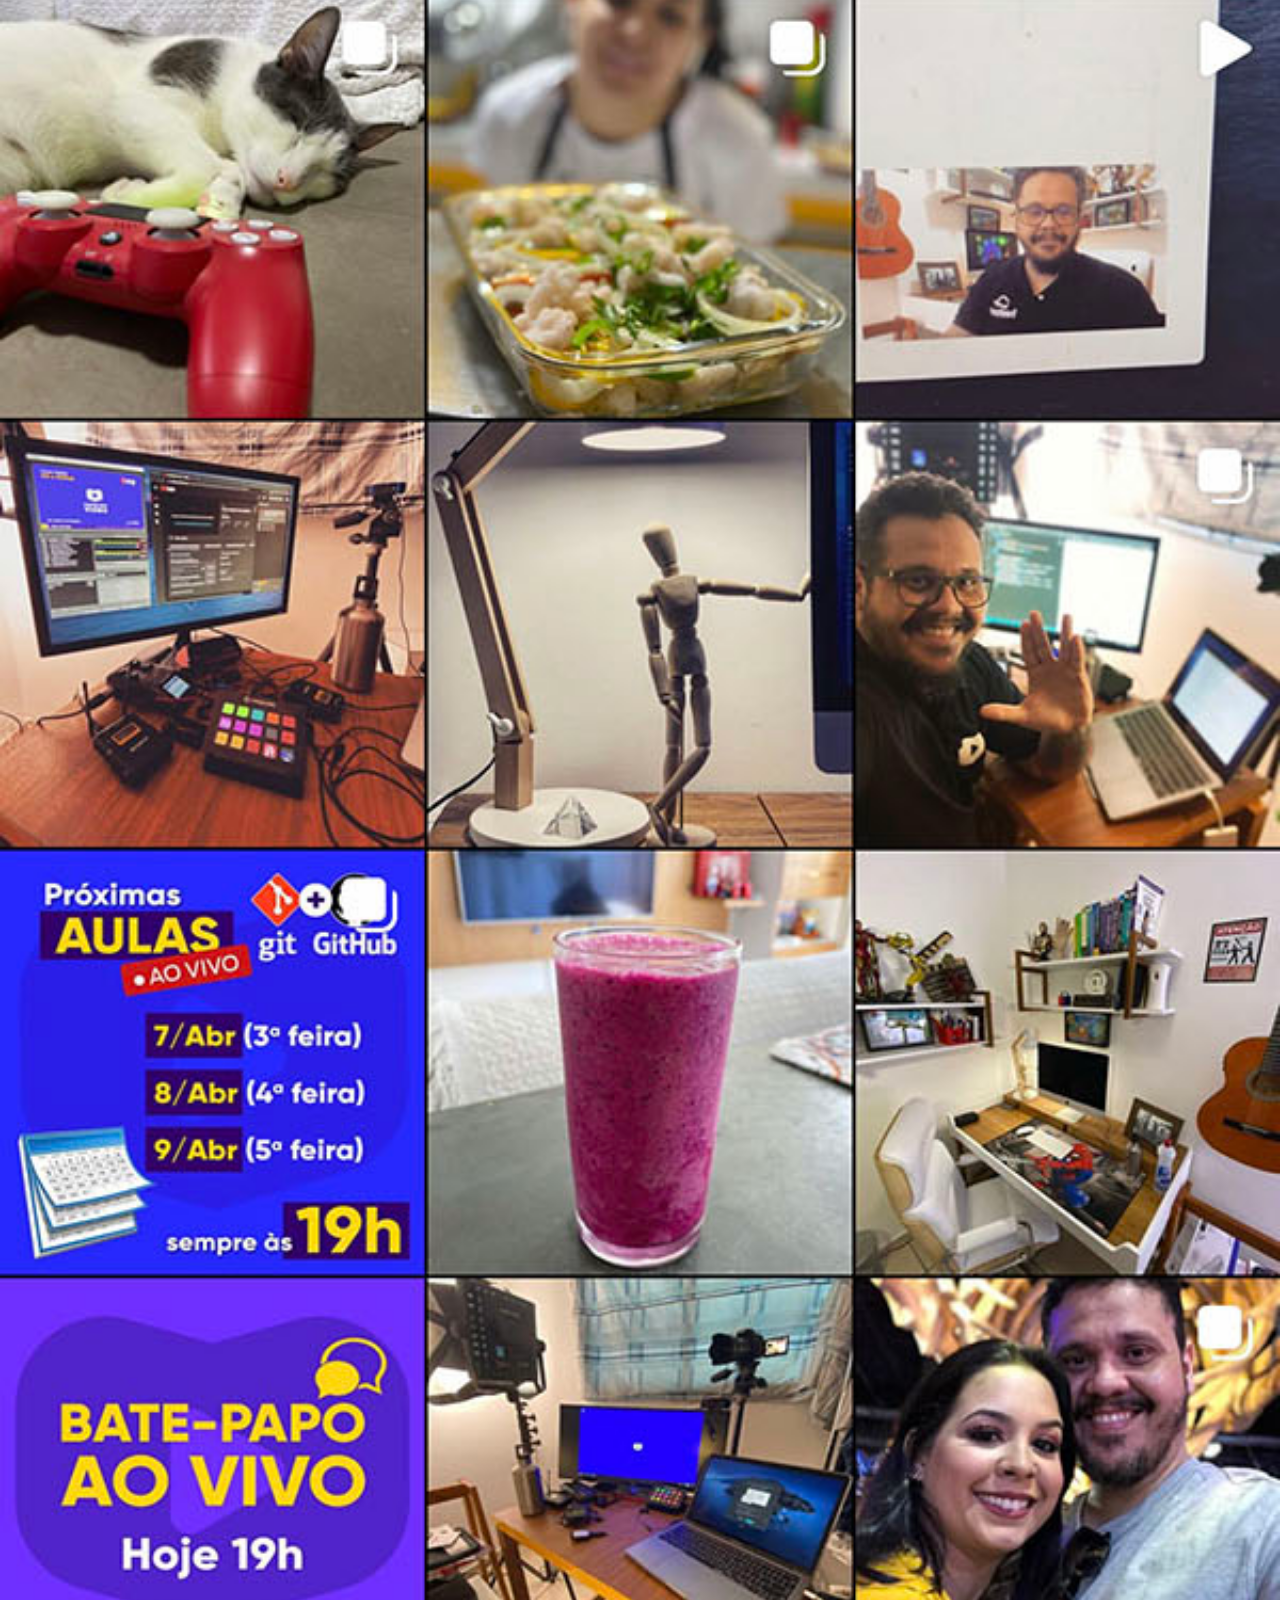
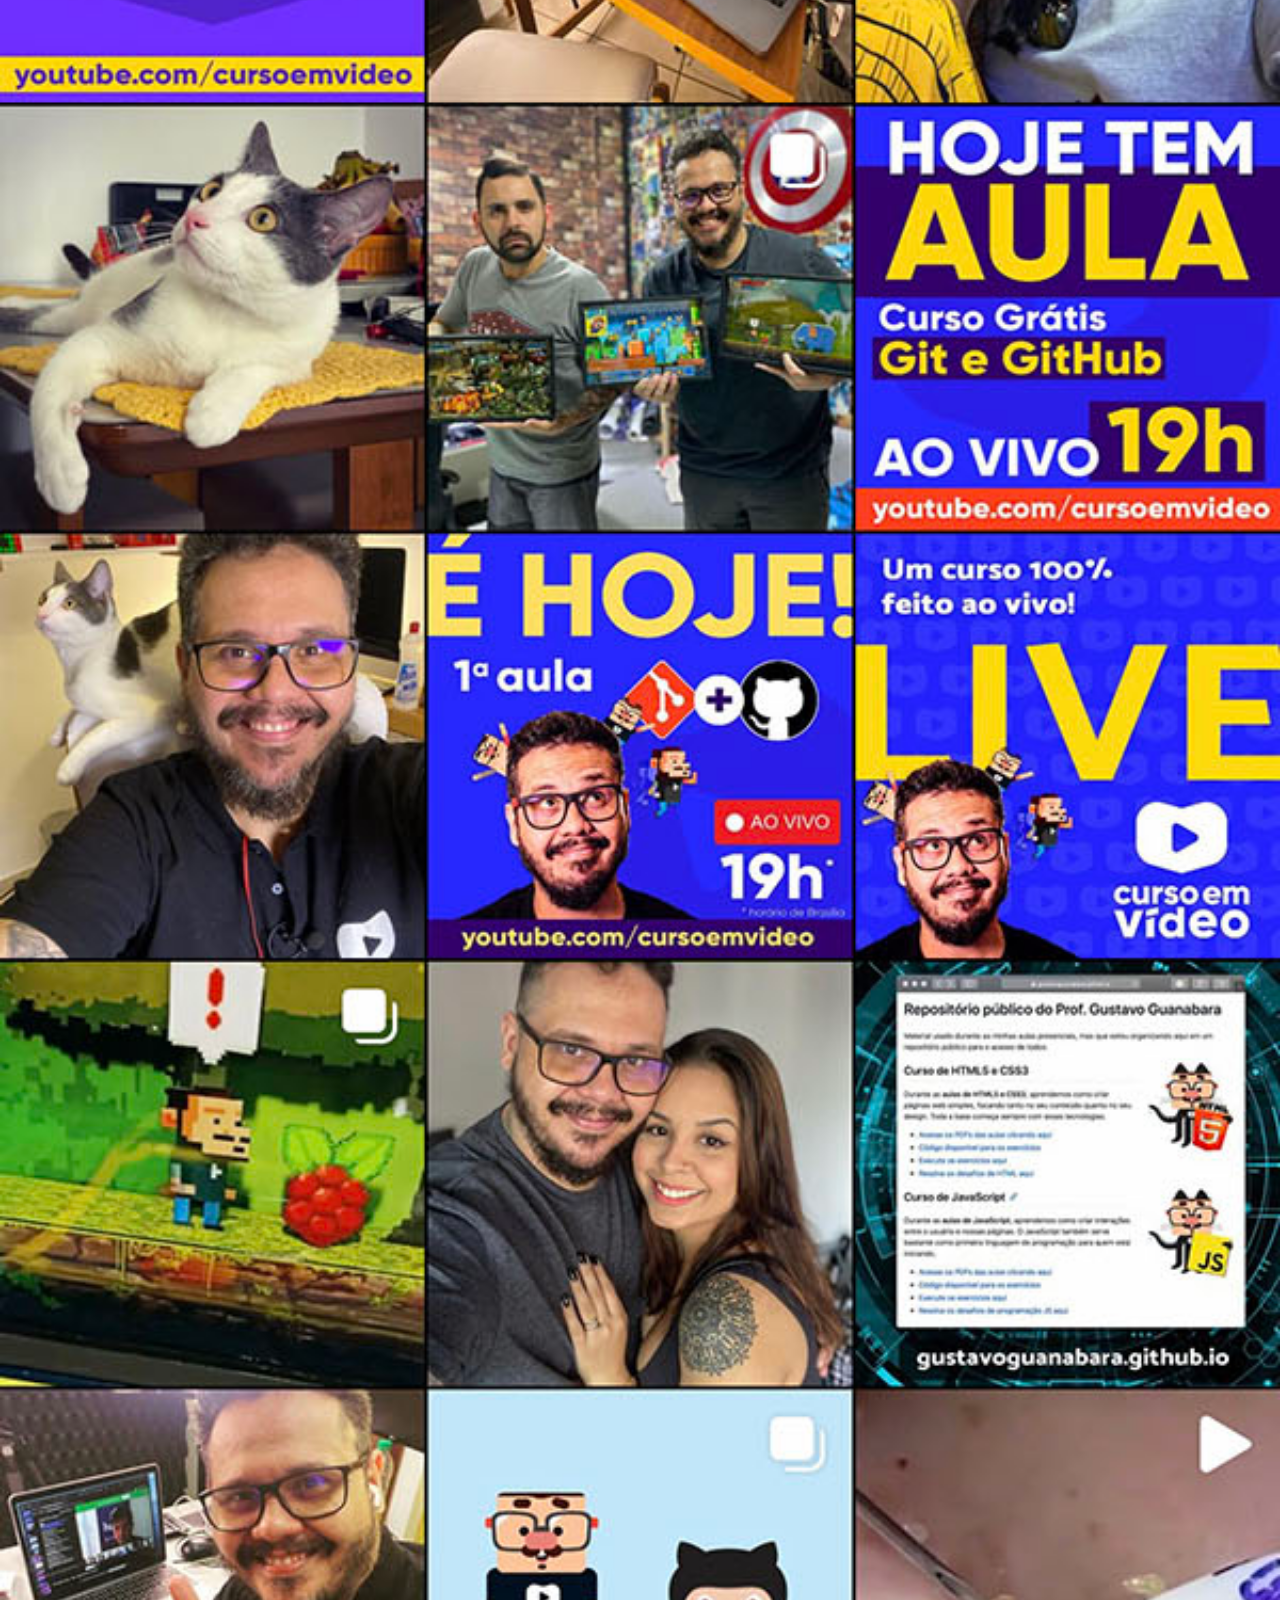
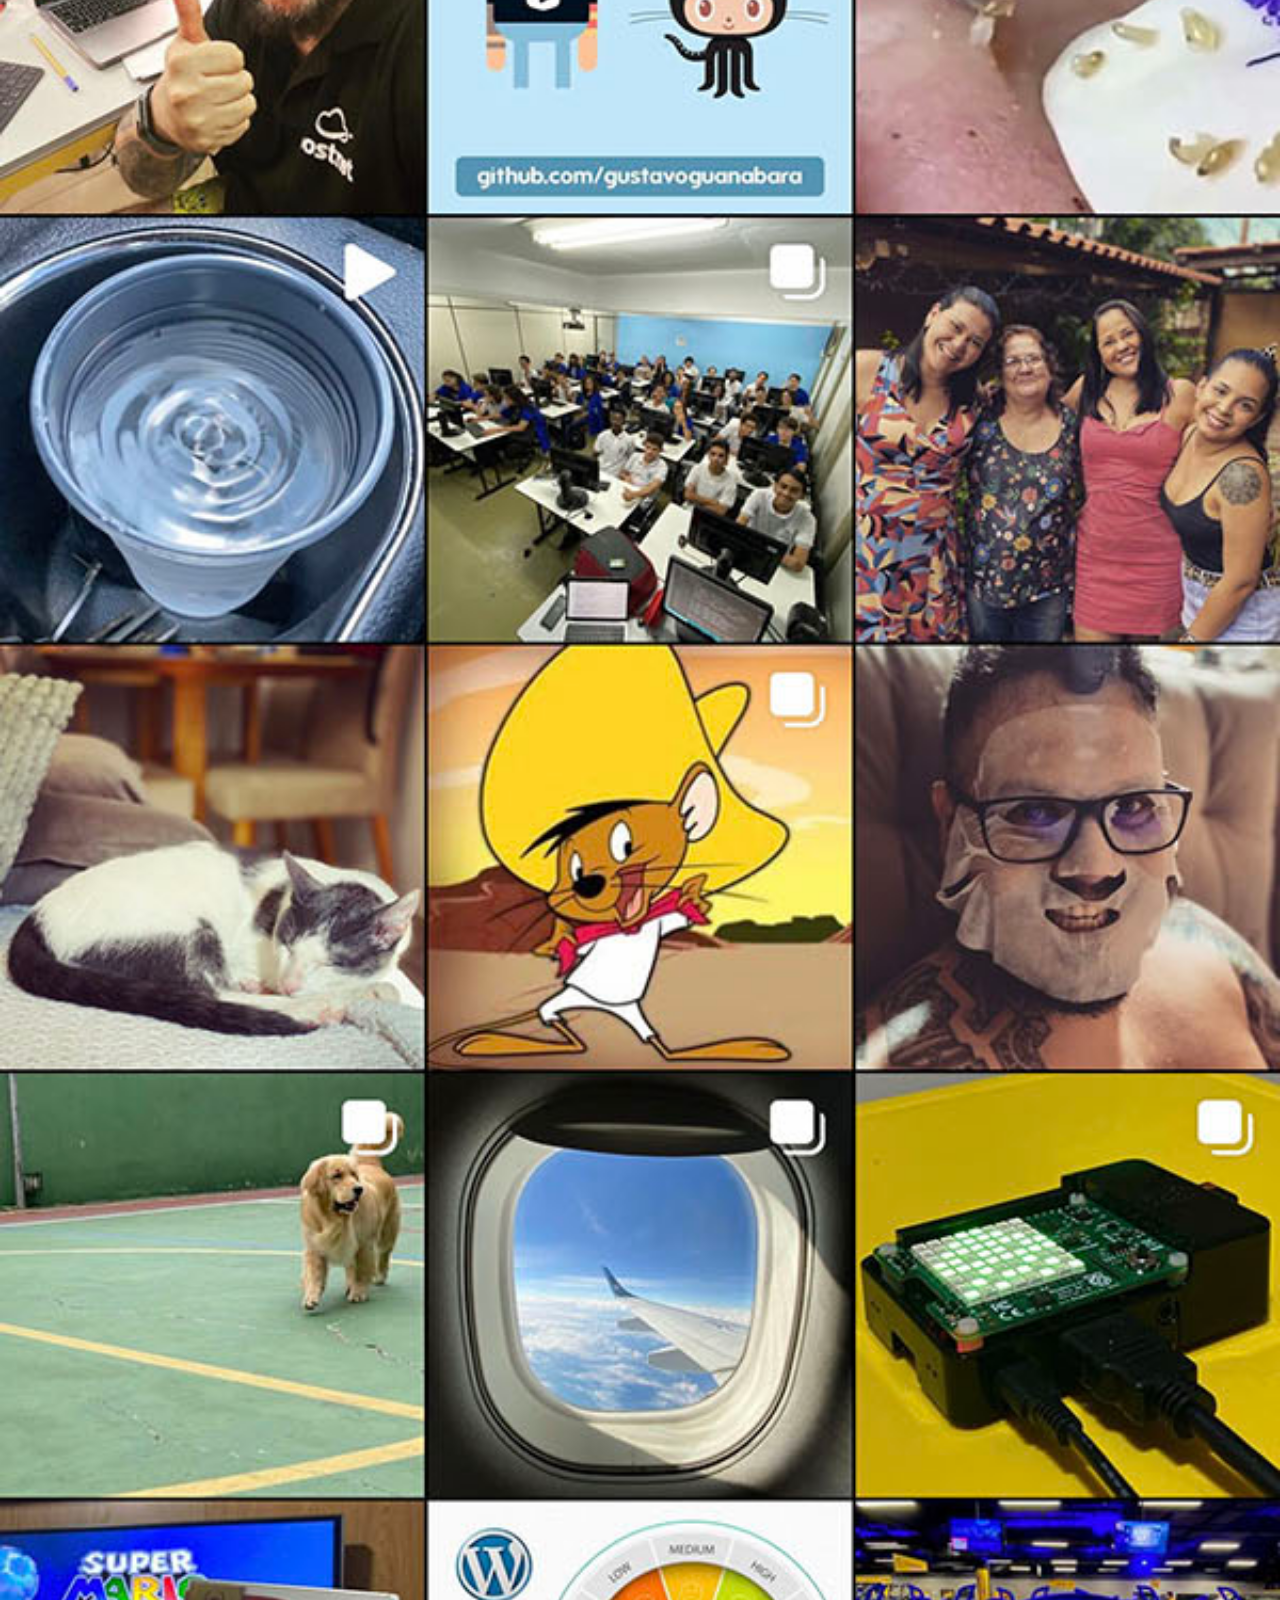
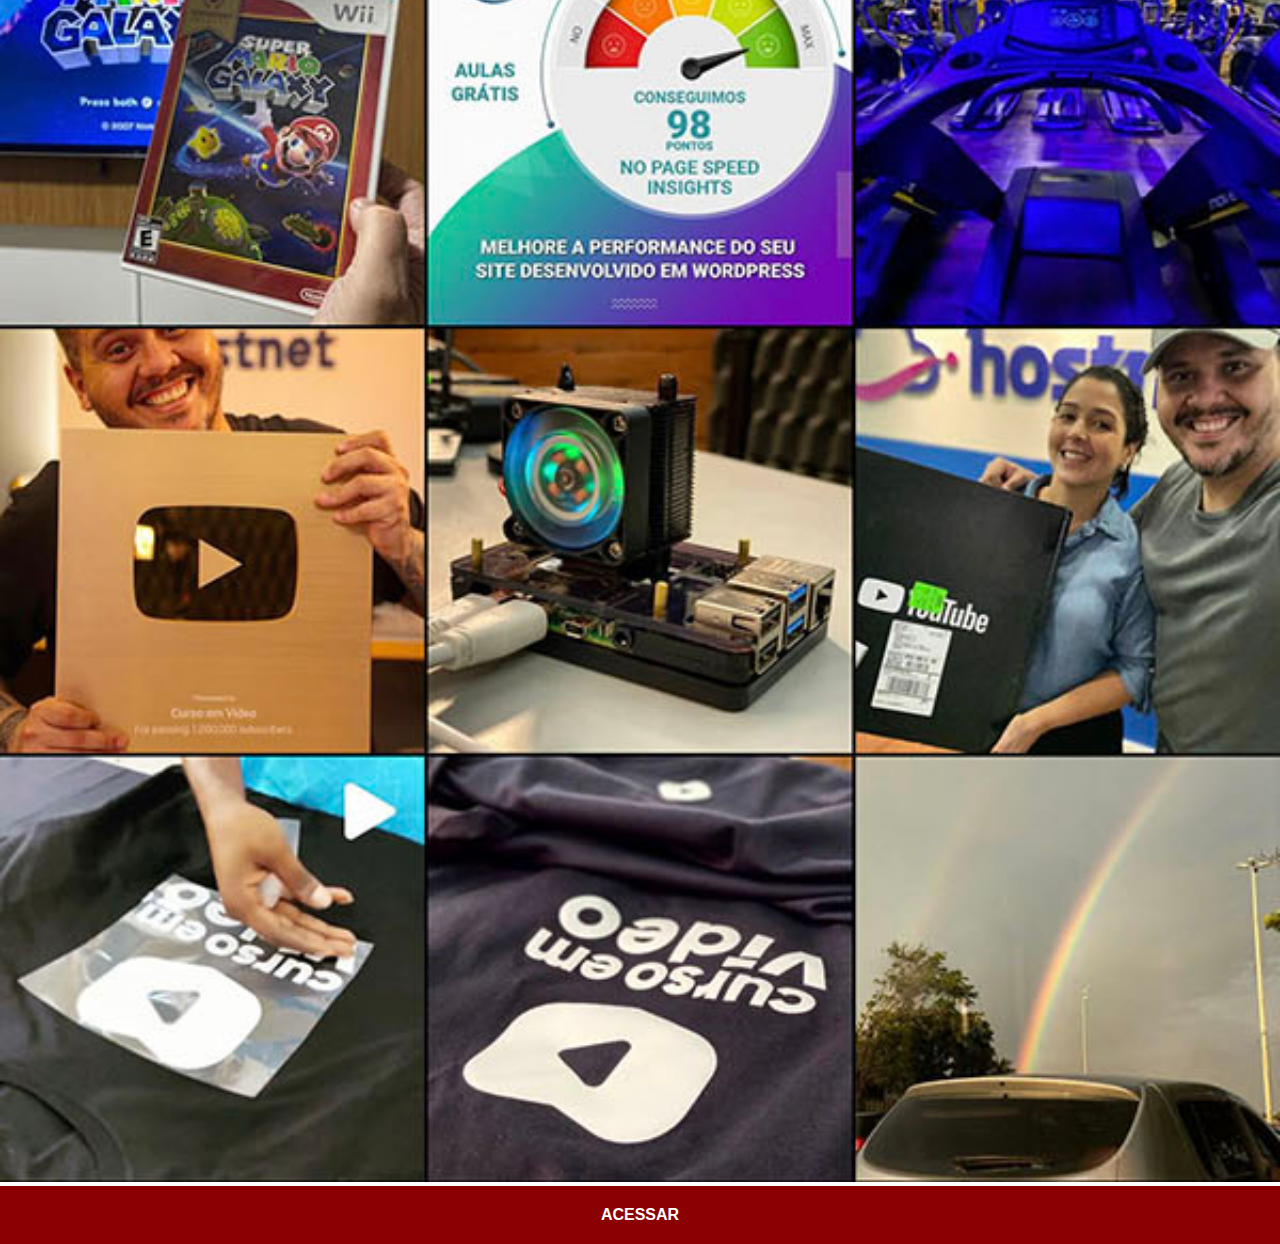
<file: instagram.html>
<!DOCTYPE html>
<html lang="pt-br">
<head>
    <meta charset="UTF-8">
    <meta http-equiv="X-UA-Compatible" content="IE=edge">
    <meta name="viewport" content="width=device-width, initial-scale=1.0">
    <title>Instagram</title>
    <link rel="stylesheet" href="estilos/sociais.css">
</head>
<body>
    <img src="pacote-d013/imagens/tela-instagram.jpg" alt="Instagram">
    <a href="https://www.instagram.com/gustavoguanabara/" target="_blank">ACESSAR</a>
</body>
</html>
</file>
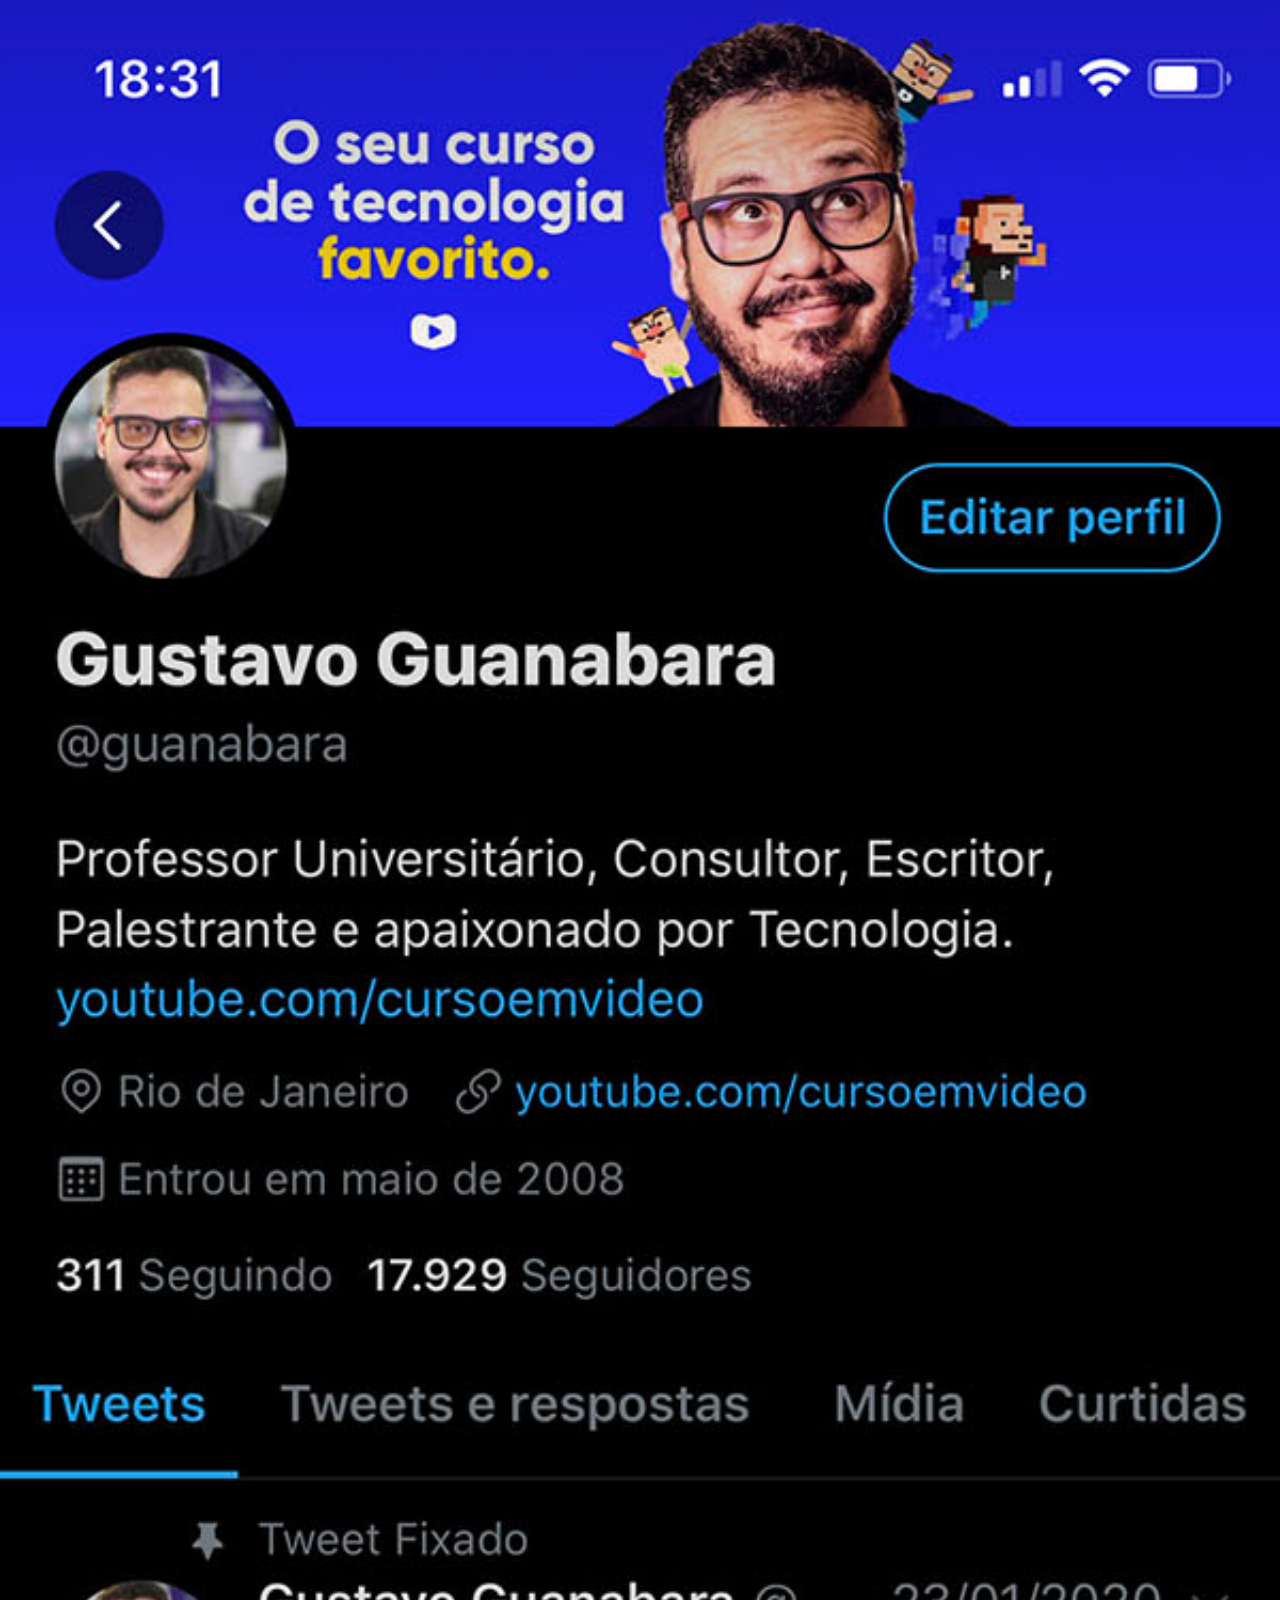
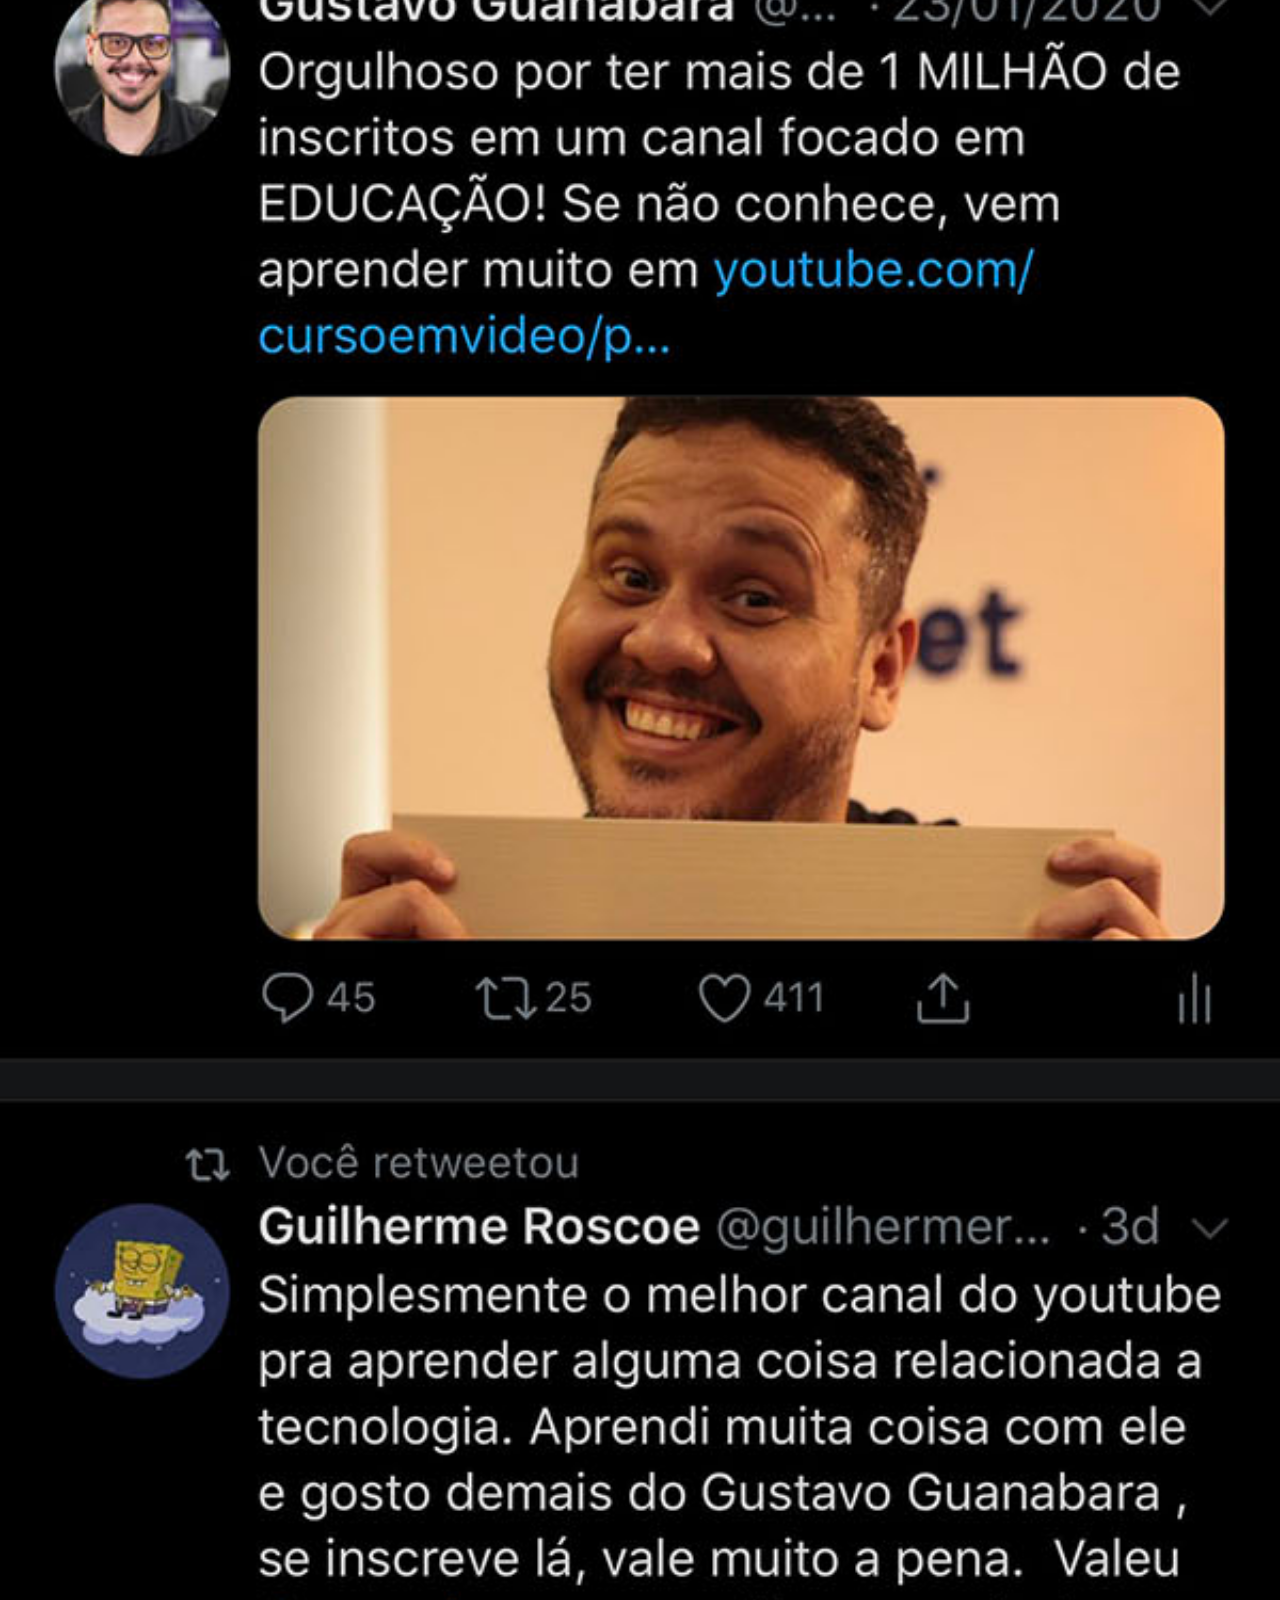
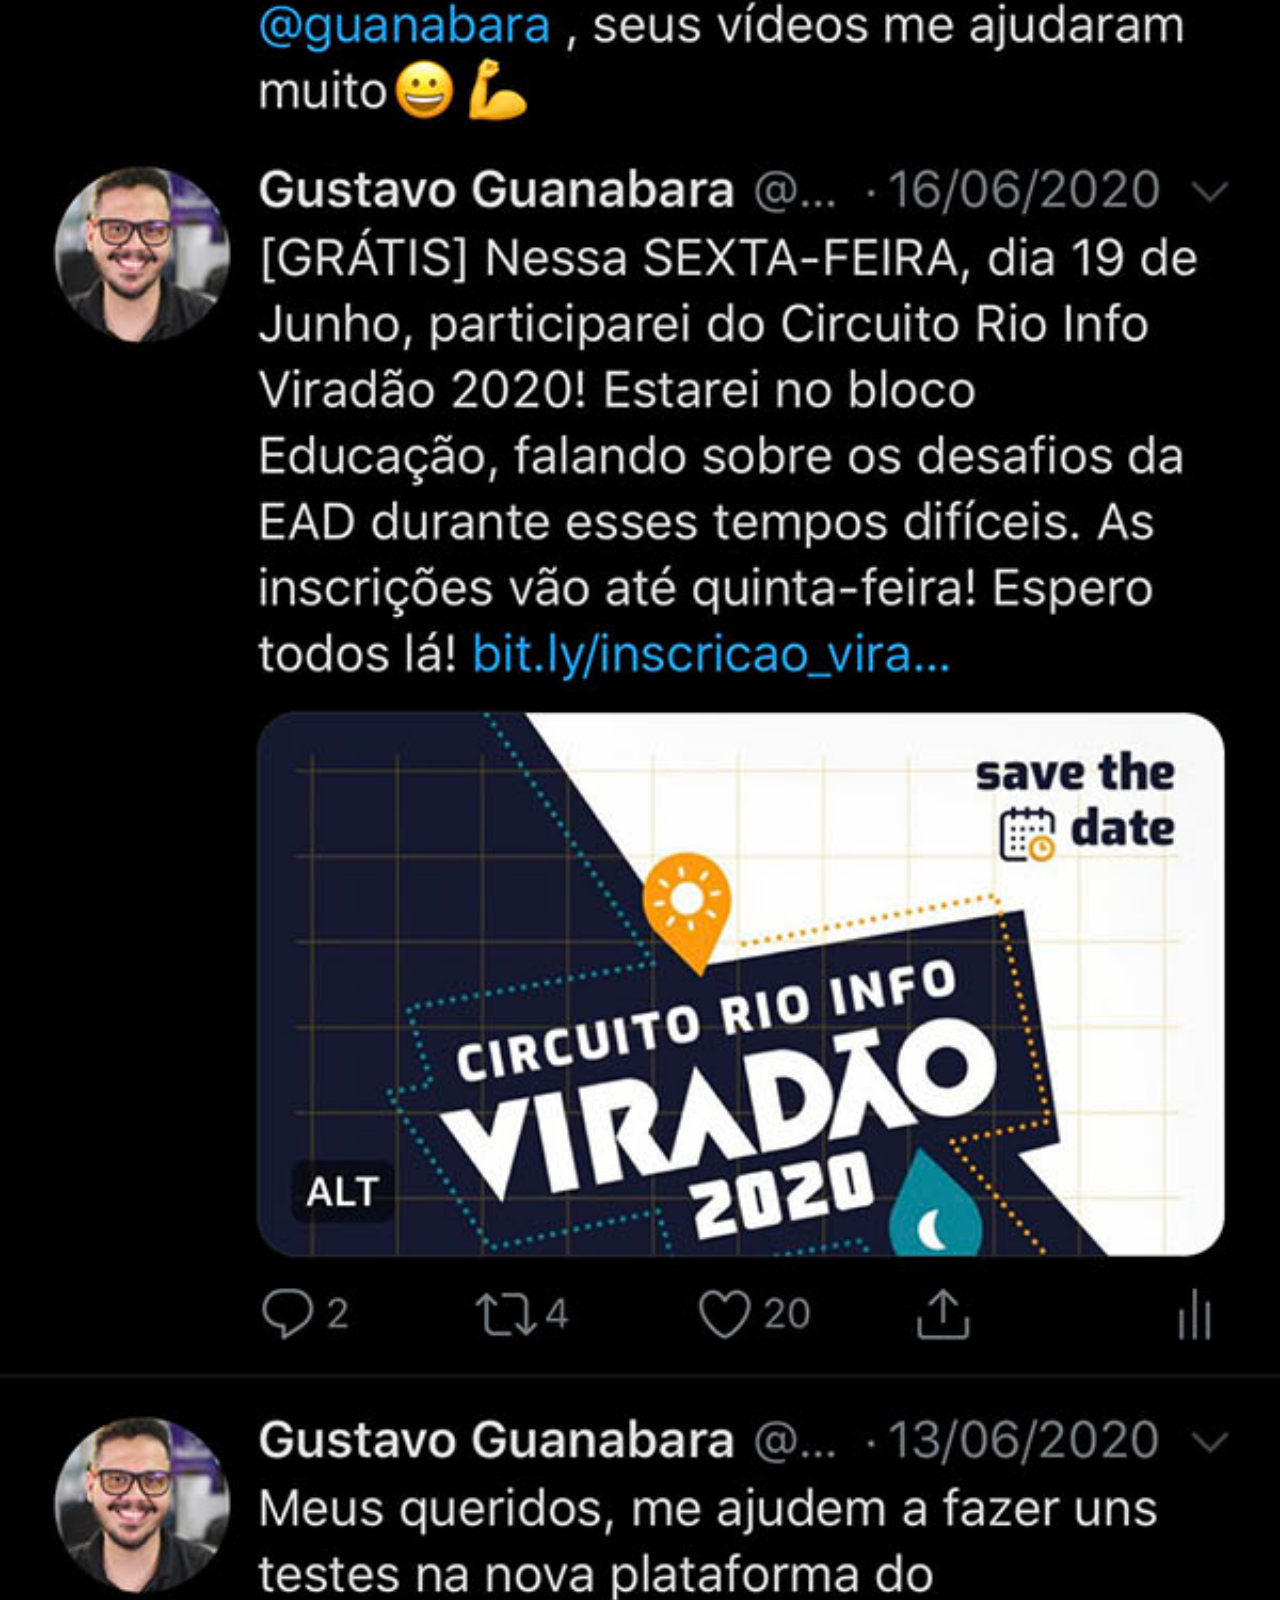
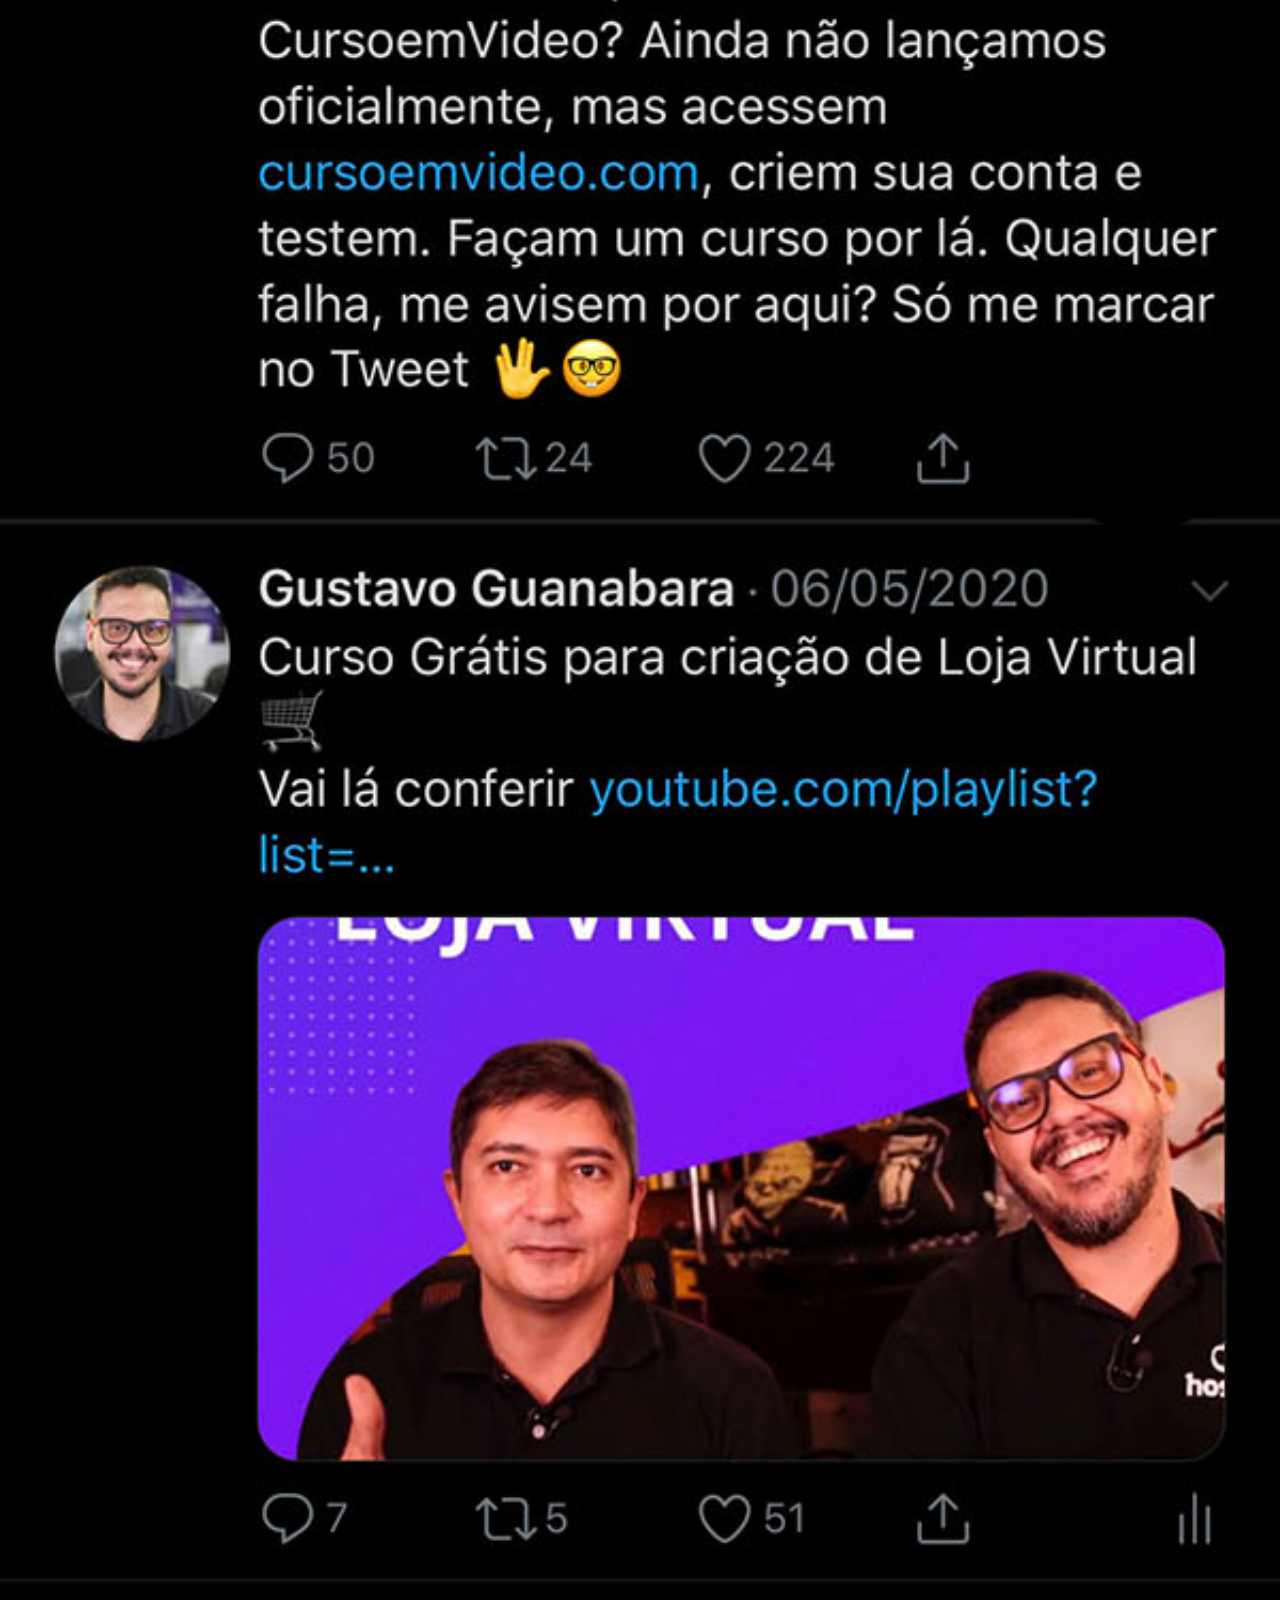
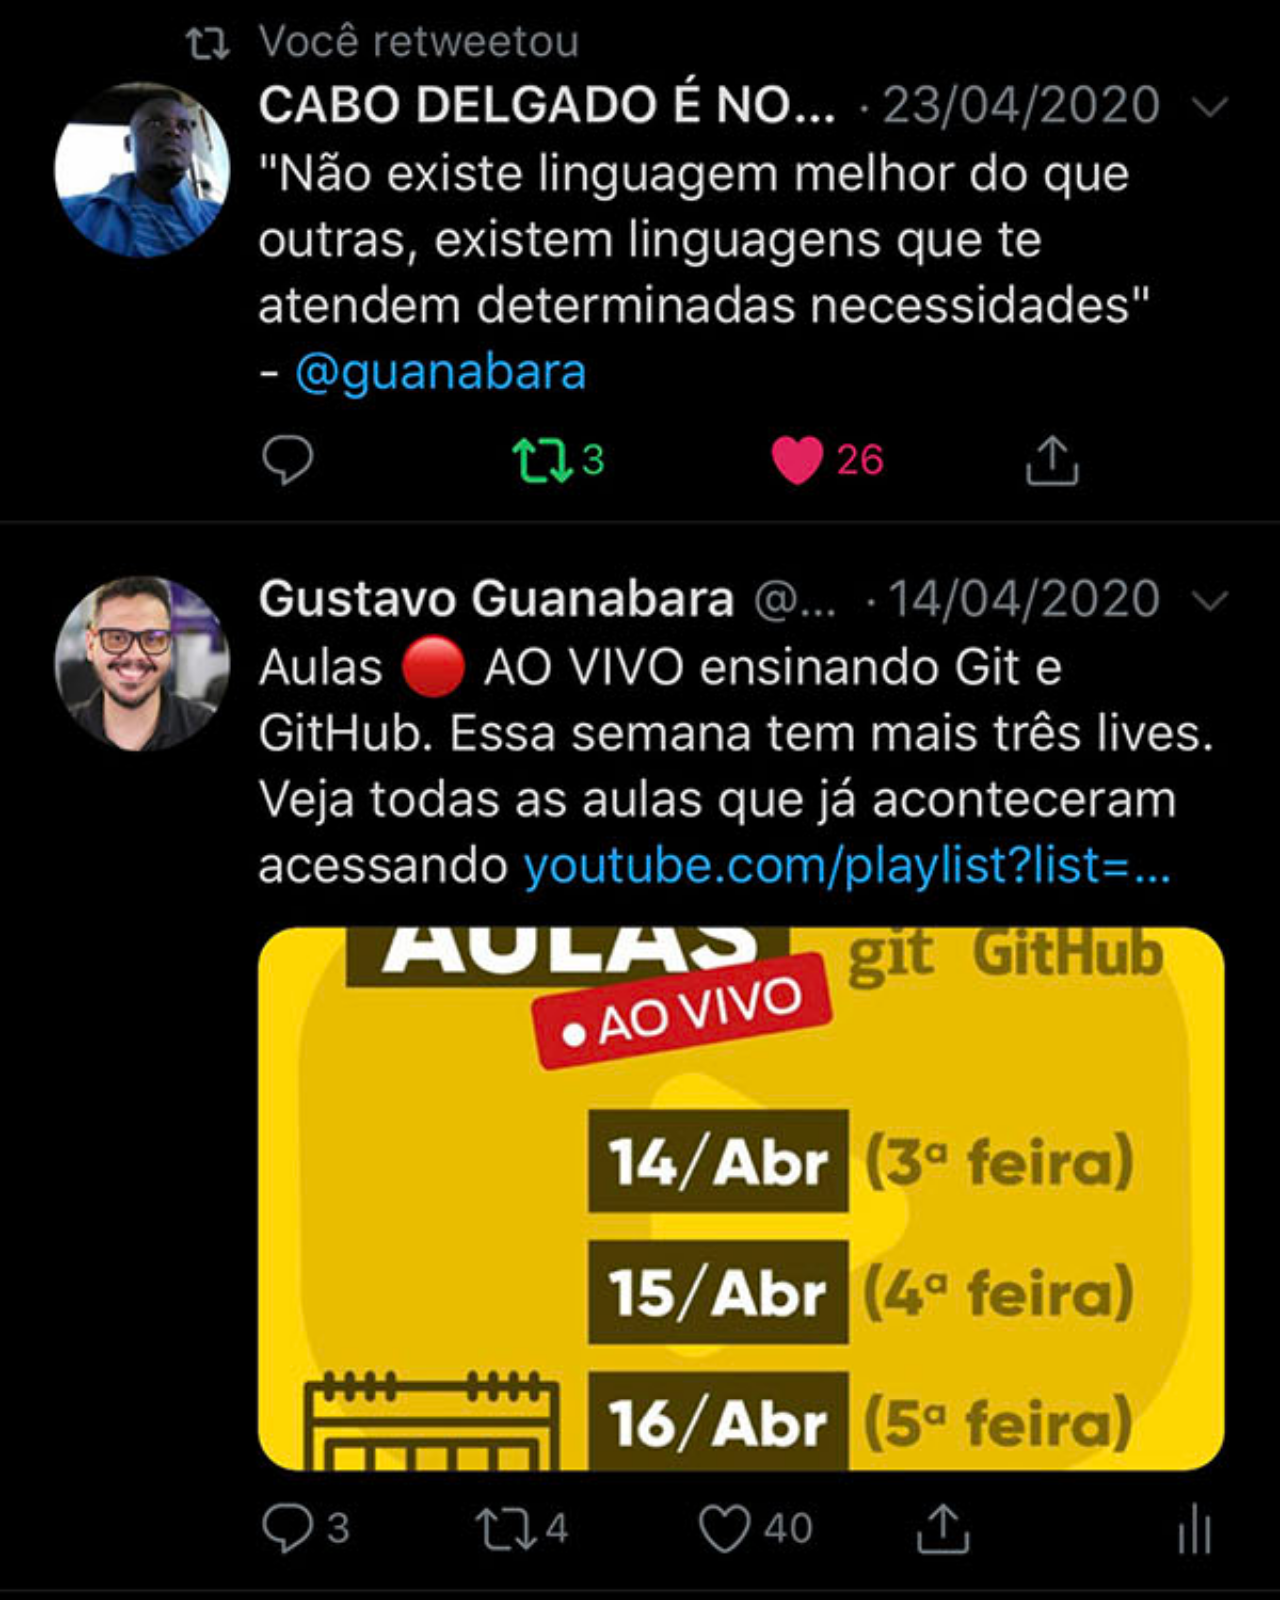
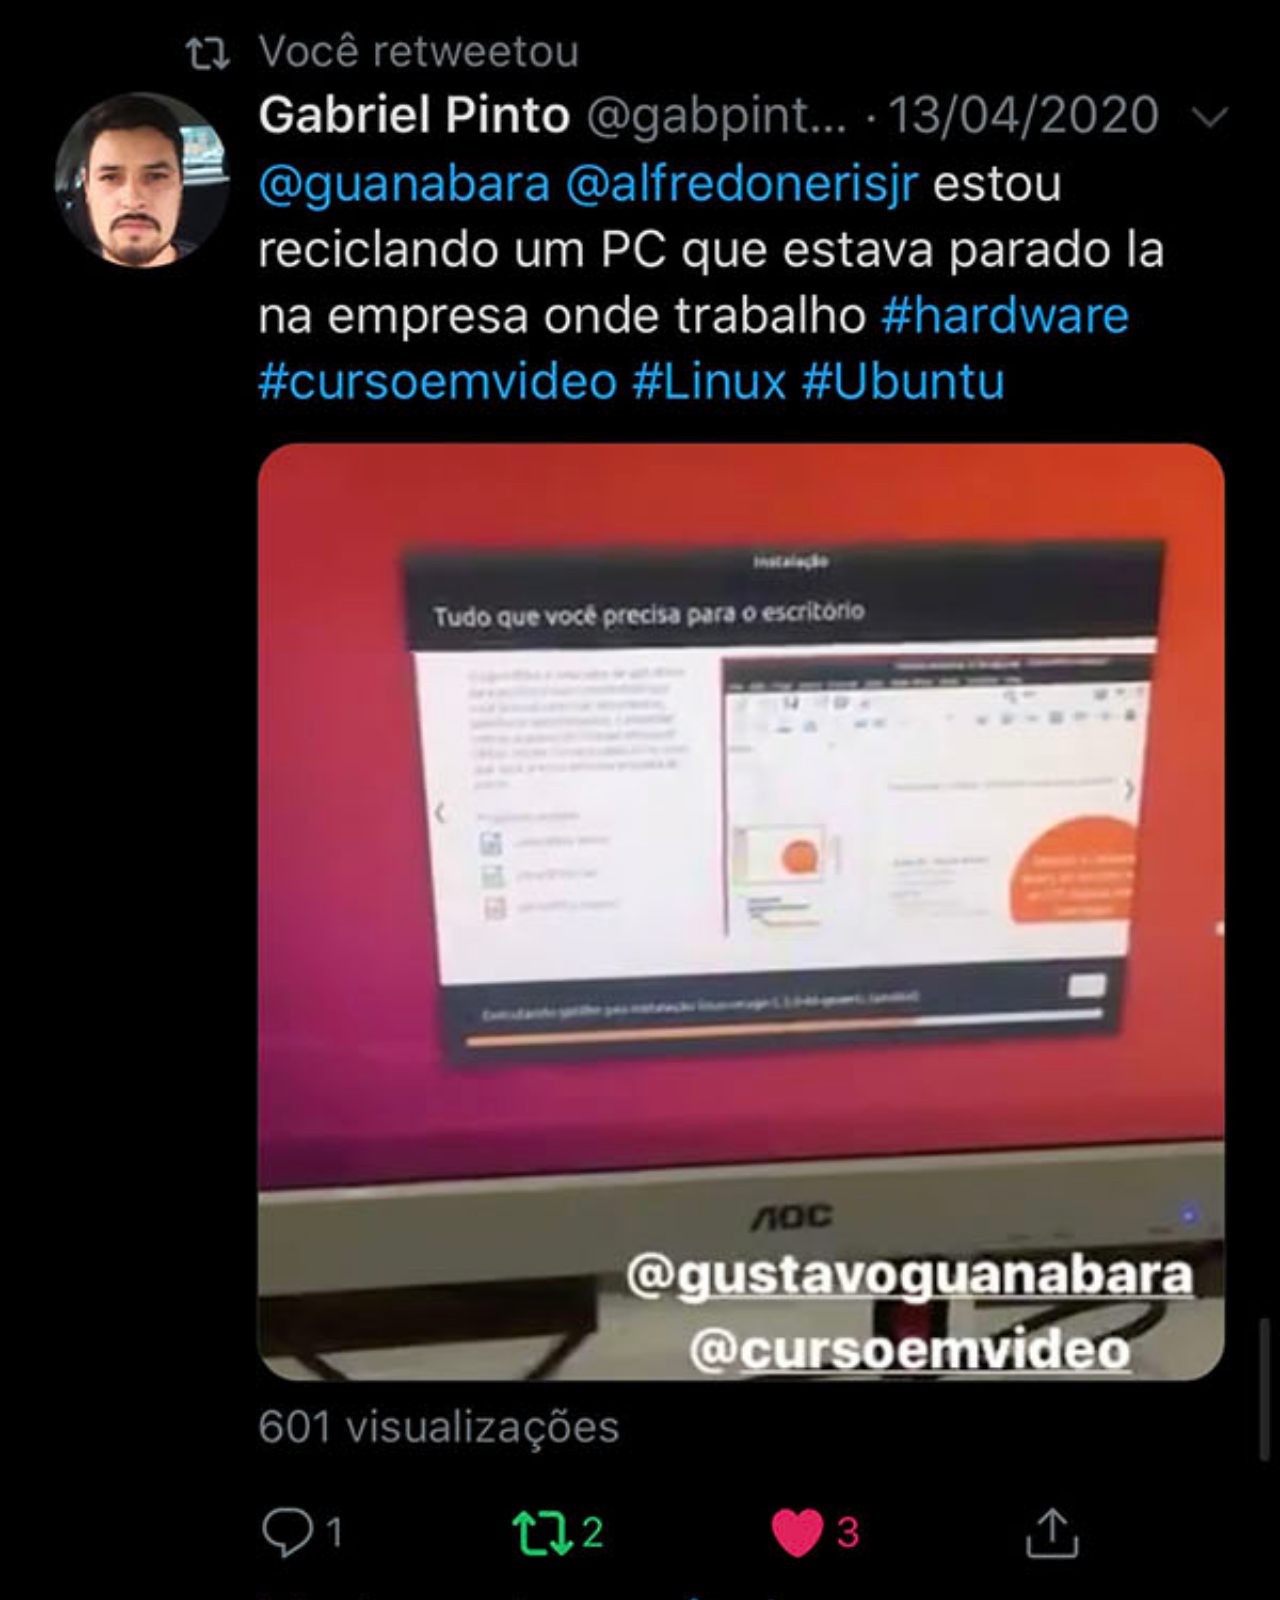
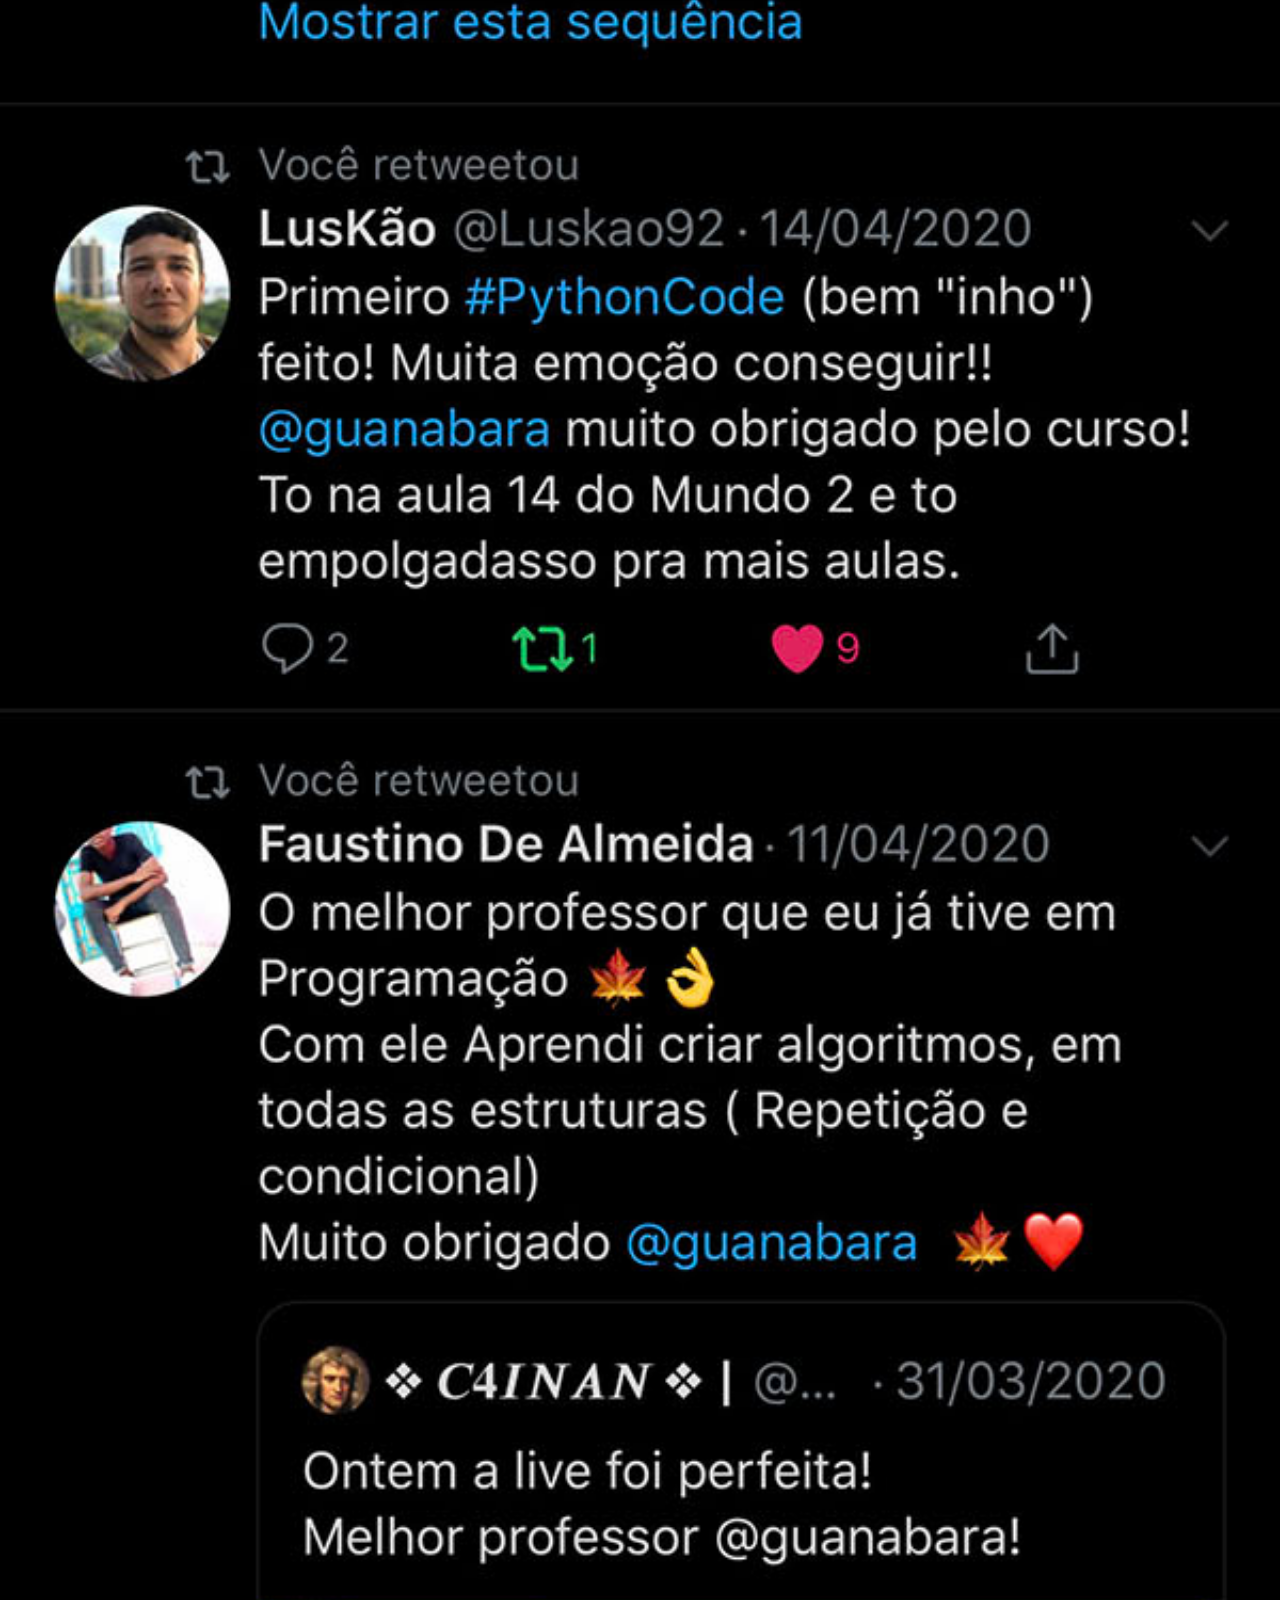
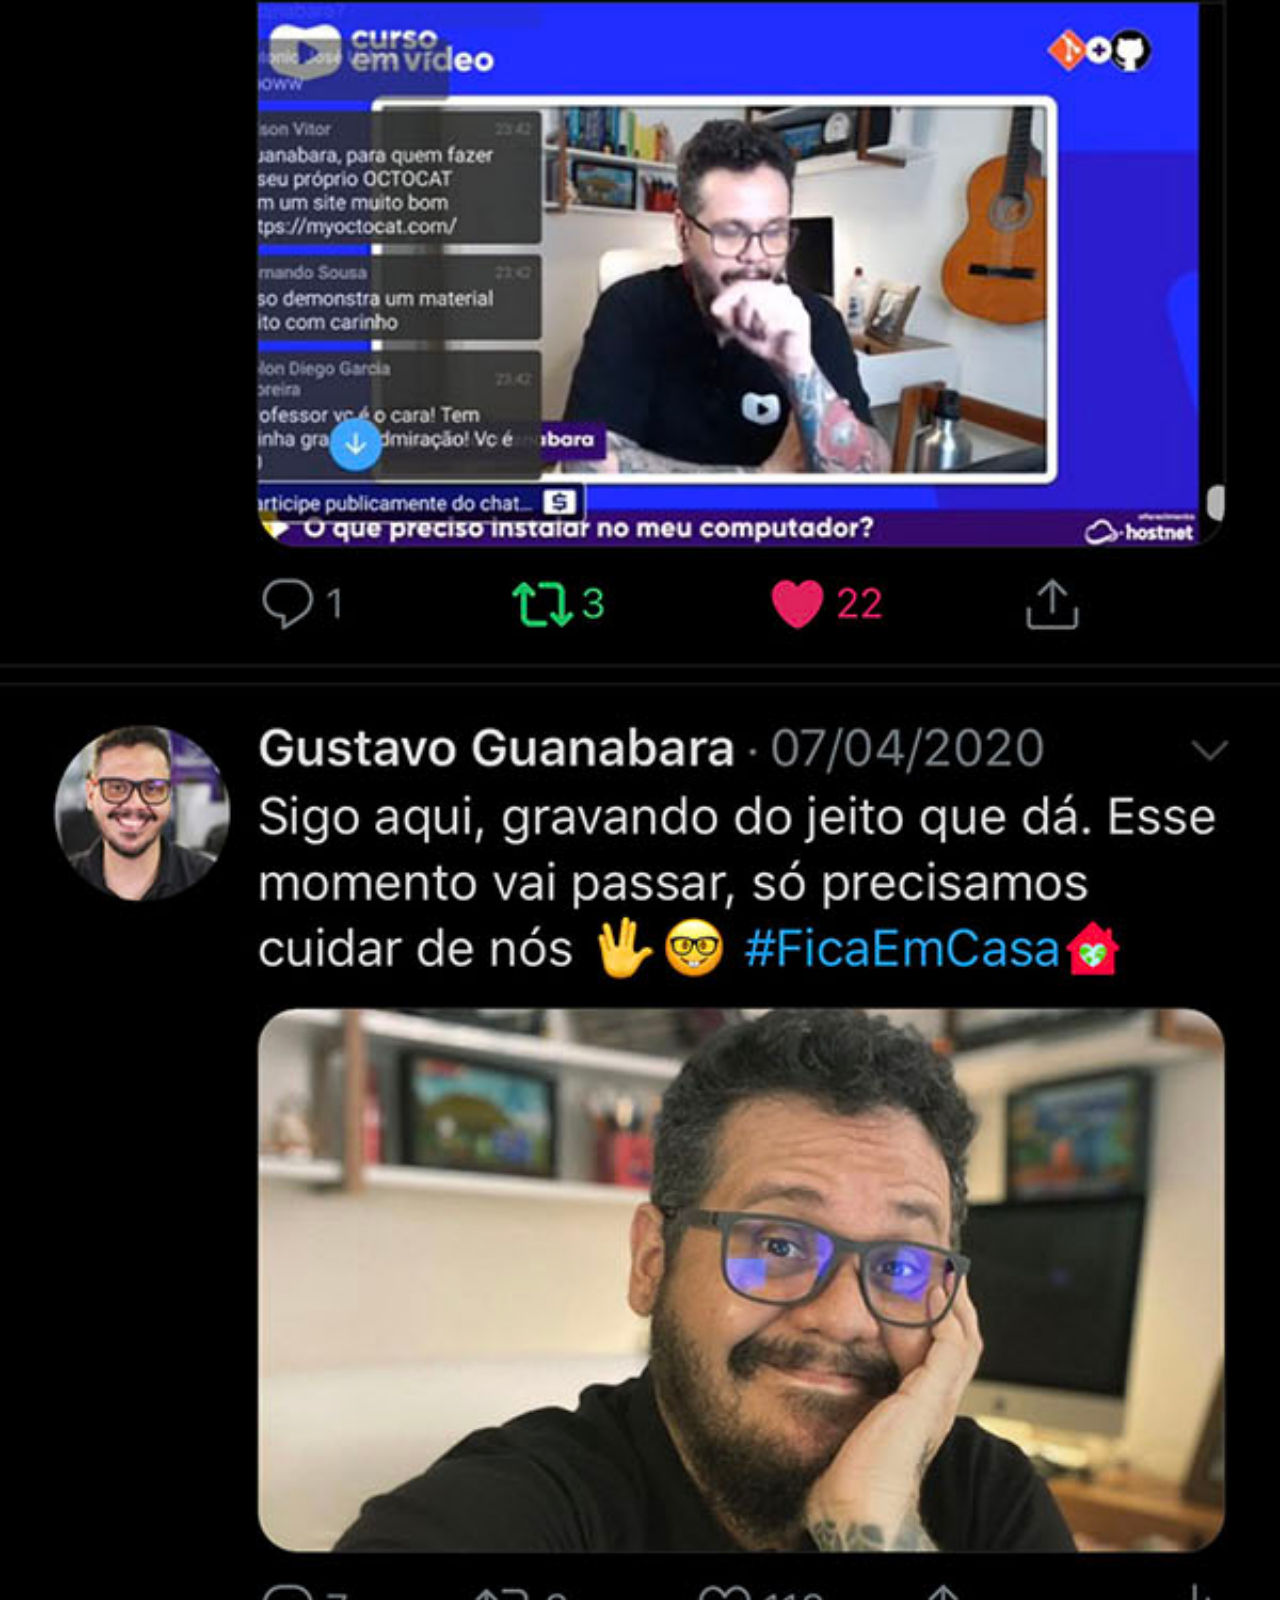
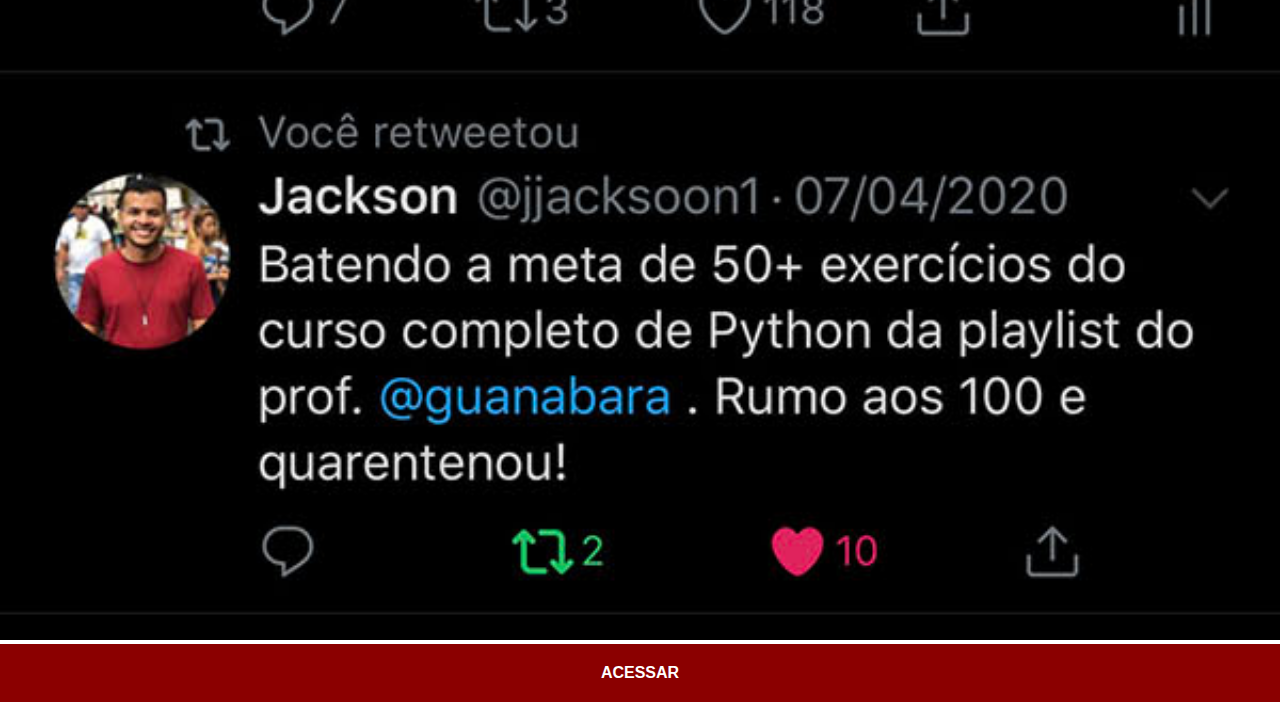
<file: twitter.html>
<!DOCTYPE html>
<html lang="pt-br">
<head>
    <meta charset="UTF-8">
    <meta http-equiv="X-UA-Compatible" content="IE=edge">
    <meta name="viewport" content="width=device-width, initial-scale=1.0">
    <title>Twitter</title>
    <link rel="stylesheet" href="estilos/sociais.css">
</head>
<body>
    <img src="pacote-d013/imagens/tela-twitter.jpg" alt="Twitter">
    <a href="https://twitter.com/guanabara" target="_blank">ACESSAR</a>
</body>
</html>
</file>
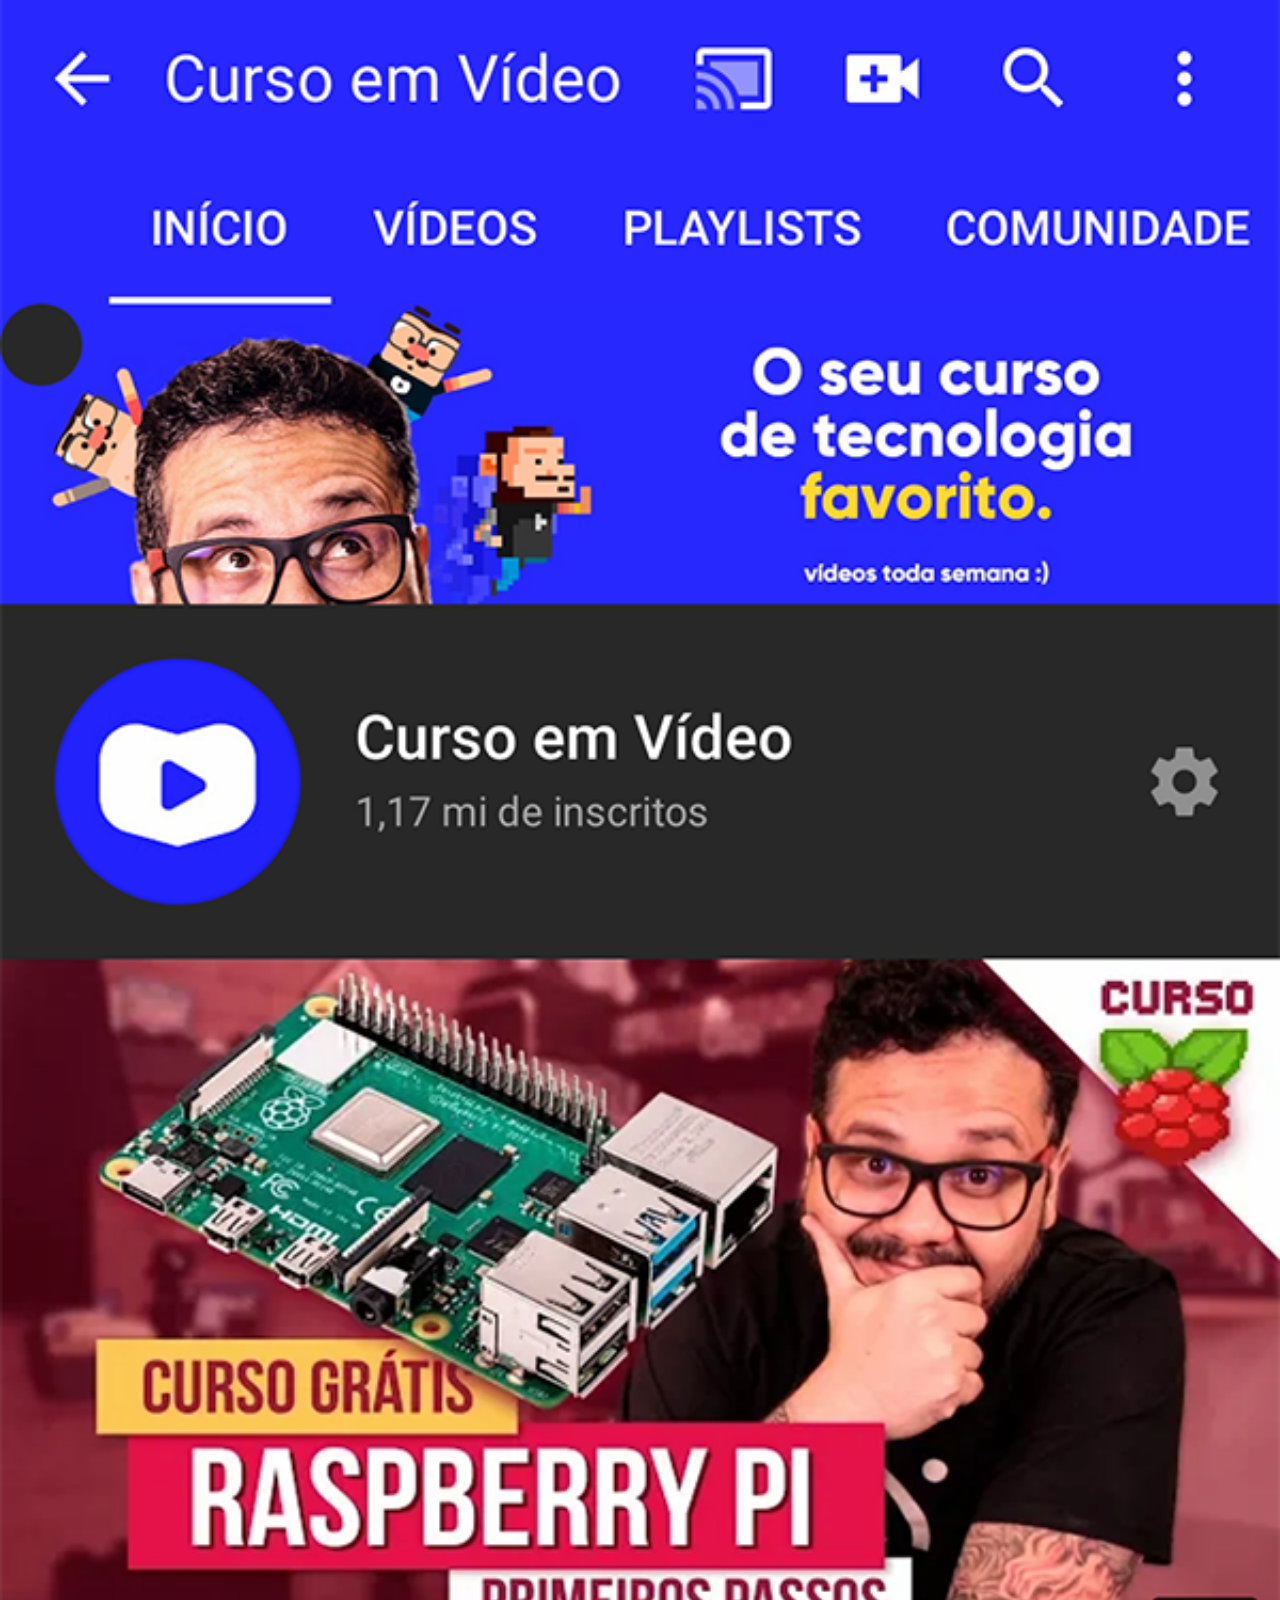
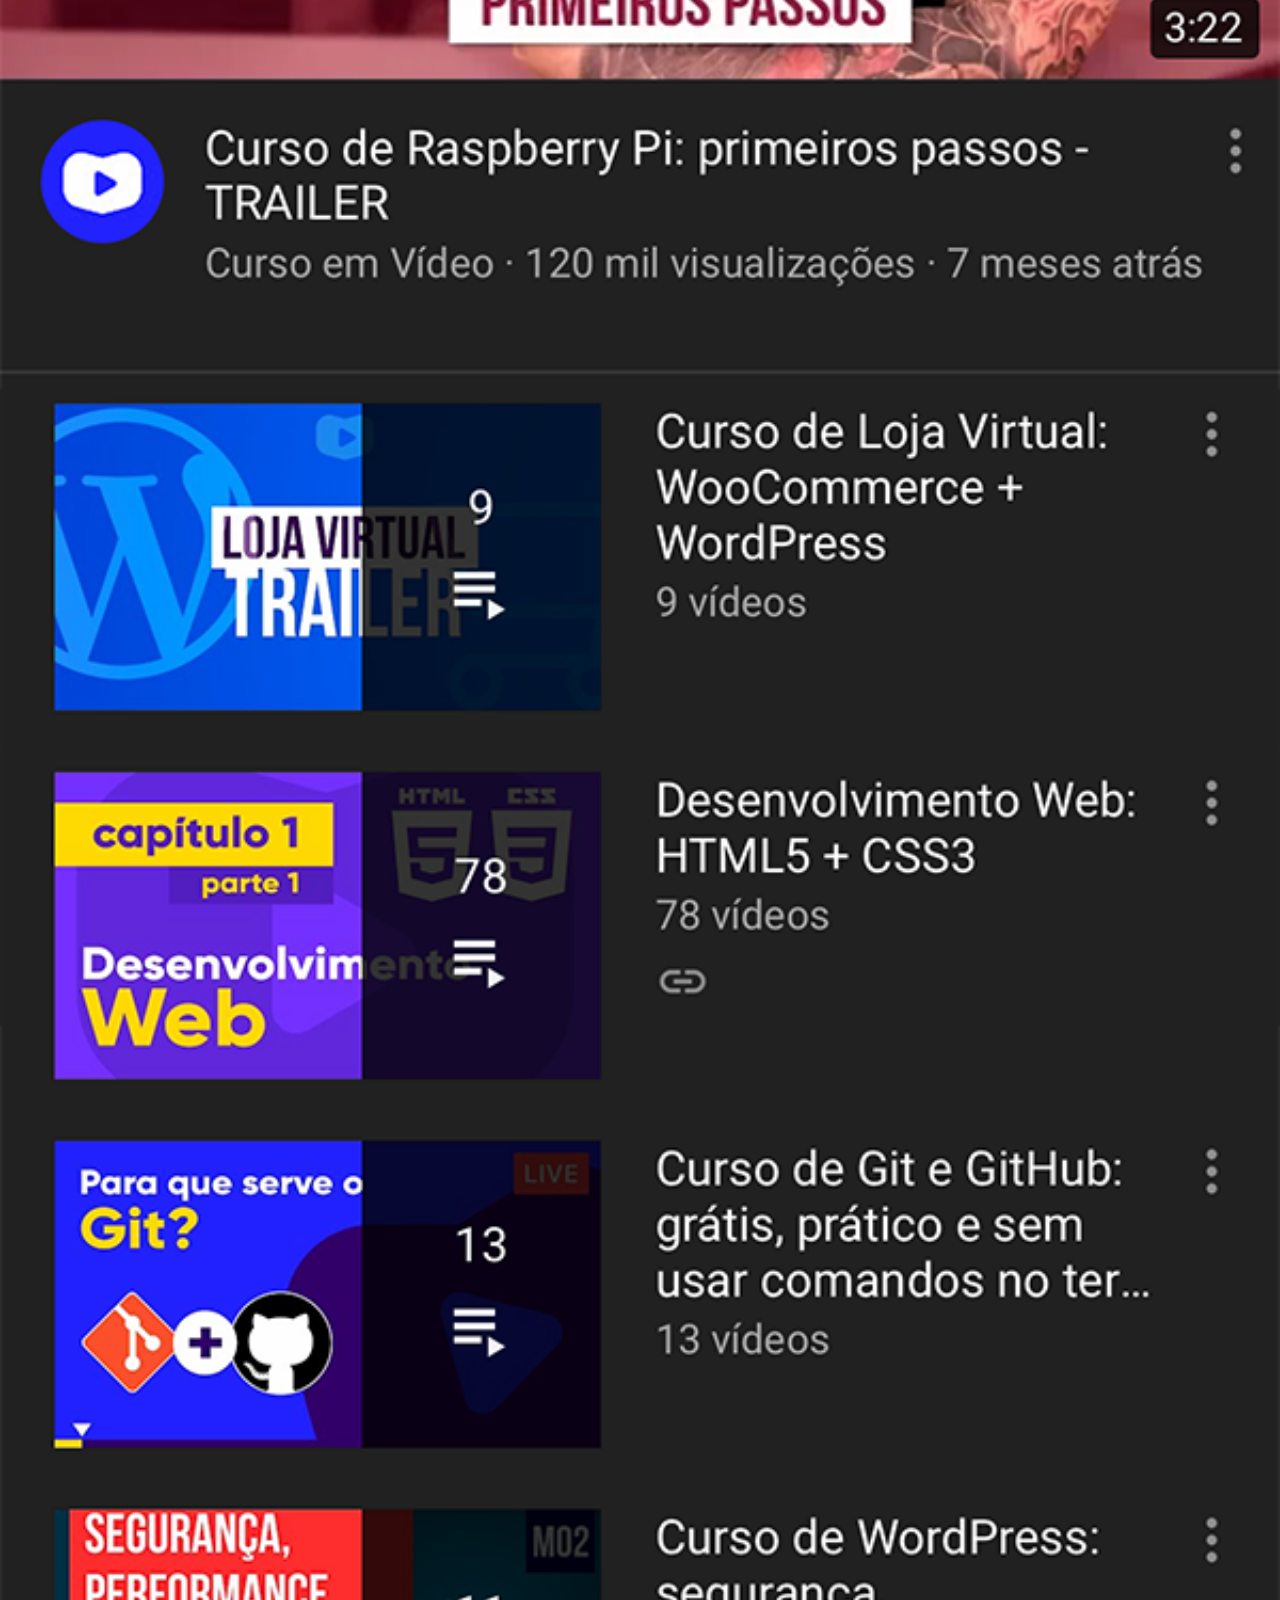
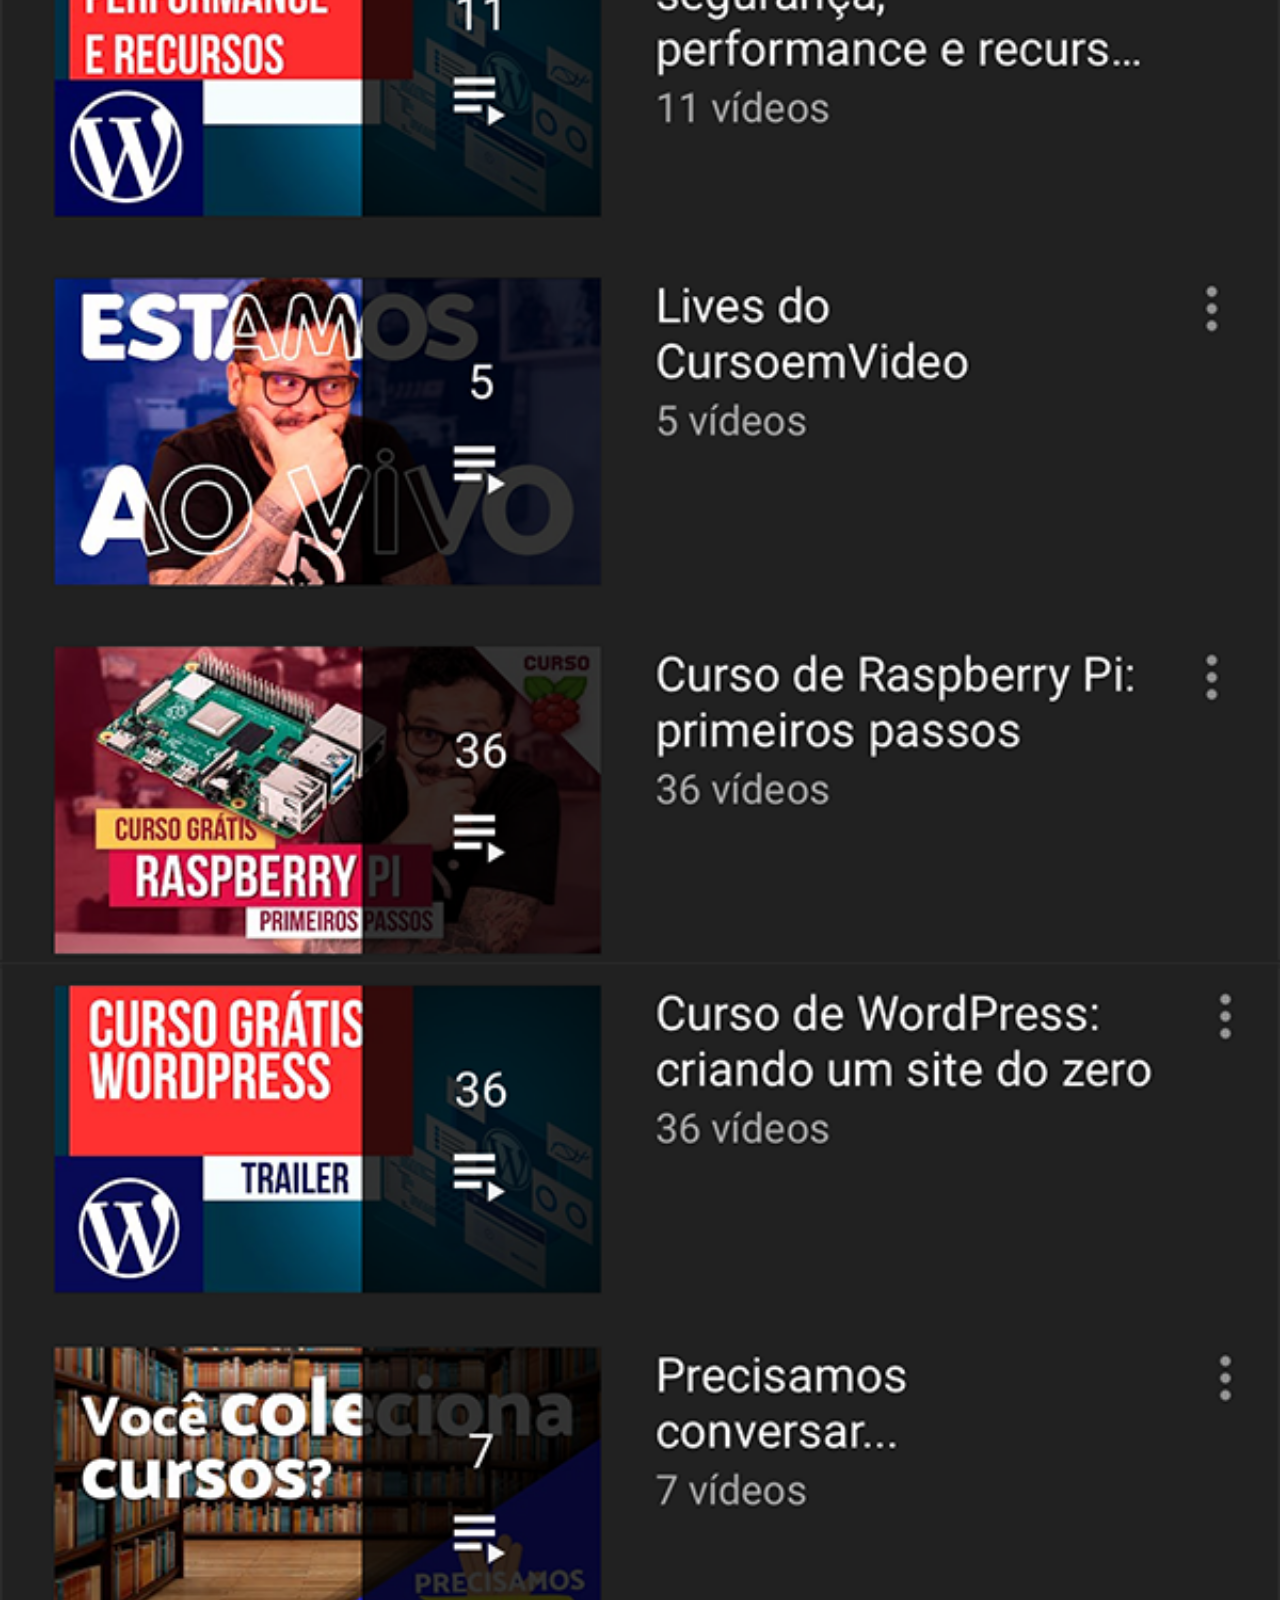
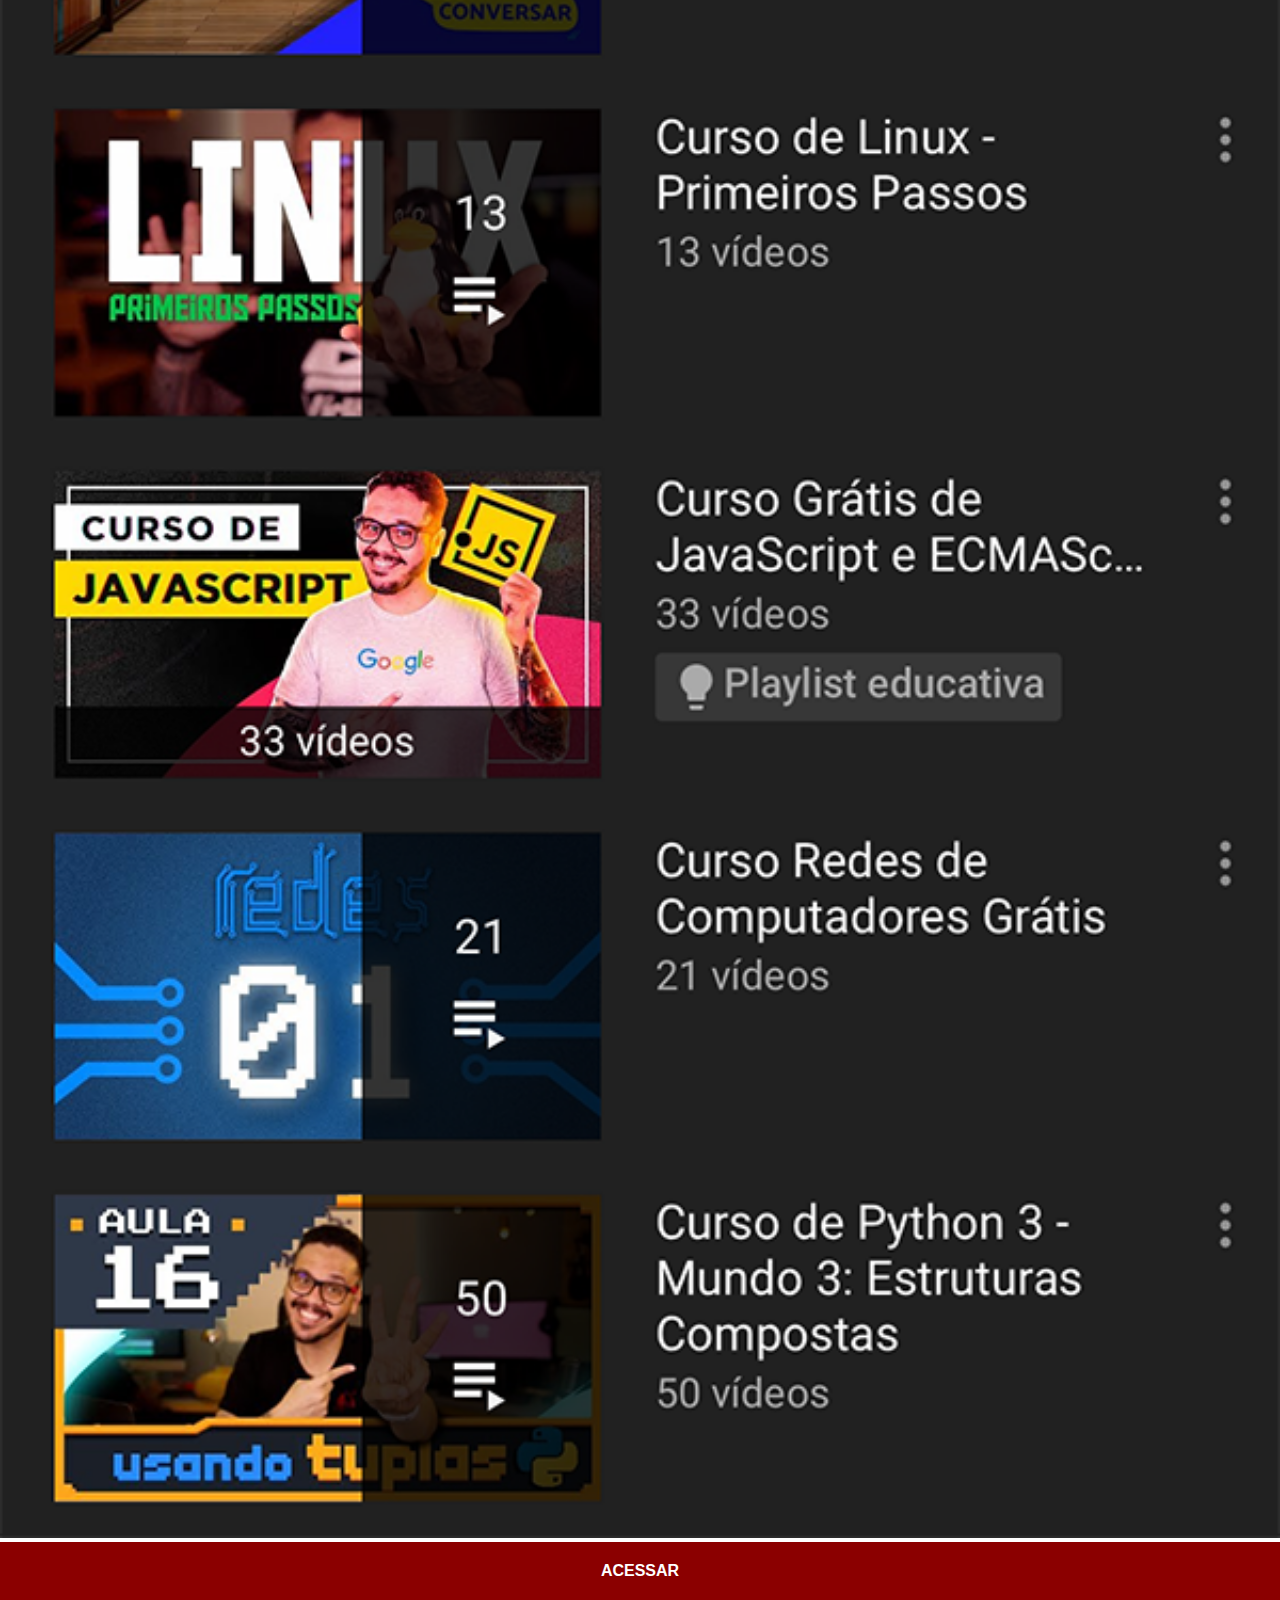
<file: youtube.html>
<!DOCTYPE html>
<html lang="pt-br">
<head>
    <meta charset="UTF-8">
    <meta http-equiv="X-UA-Compatible" content="IE=edge">
    <meta name="viewport" content="width=device-width, initial-scale=1.0">
    <title>YouTube</title>
    <link rel="stylesheet" href="estilos/sociais.css">
</head>
<body>
    <img src="pacote-d013/imagens/tela-youtube.png" alt="YouTube">
    <a href="https://www.youtube.com/c/CursoemV%C3%ADdeo/playlists" target="_blank">ACESSAR</a>
</body>
</html>
</file>
<file: estilos/style.css>
@charset "UTF-8";

* {
    margin: 0px;
    padding: 0px;
    font-family: Arial, Helvetica, sans-serif;
}

html, body {
    height: 100vh;
    width: 100vw;
    background-color: black;
}

body {
    background: url(../pacote-d013/imagens/fundo-madeira.jpg) no-repeat top center;
    background-size: cover;
    background-attachment: fixed;
}

main {
    height: 100vh;
    position: relative;
}

section#telefone {
    position: absolute;
    top: 50%;
    left: 50%;
    transform: translate(-50%, -50%);
    height: 628px;
    width: 307px;
    background-color: blue;
    background: url(../pacote-d013/imagens/frame-iphone.png) no-repeat;
}

iframe#tela {
    position: relative;
    top: 80px;
    left: 22px;
    width: 267px;
    height: 471px;
}

section#sociais {
    text-align: right;
}

section#sociais img {
    width: 50px;
    margin: 10px;
    border-radius: 50%;
    box-shadow: 2px 2px 5px rgba(0, 0, 0, 0.600);
    box-sizing: border-box;
}

section#sociais img:hover {
    border: 2px solid white;
    transform: translate(-4px, -4px);
    box-shadow: 5px 5px 10px rgba(0, 0, 0, 0.850);
    transition: transform .4s;
}
</file>
<file: estilos/sociais.css>
@charset "UTF-8";

* {
    margin: 0px;
    padding: 0px;
    font-family: Arial, Helvetica, sans-serif;
}

::-webkit-scrollbar {
    width: 0px;
    height: 0px;
}

img {
    width: 100vw;
}

a {
    display: block;
    background-color: darkred;
    padding: 20px;
    text-align: center;
    font-weight: bolder;
    text-decoration: none;
    color: white;
}

a:hover {
    color: rgb(57, 139, 255);
    background-color: rgb(76, 0, 0);
}
</file>
